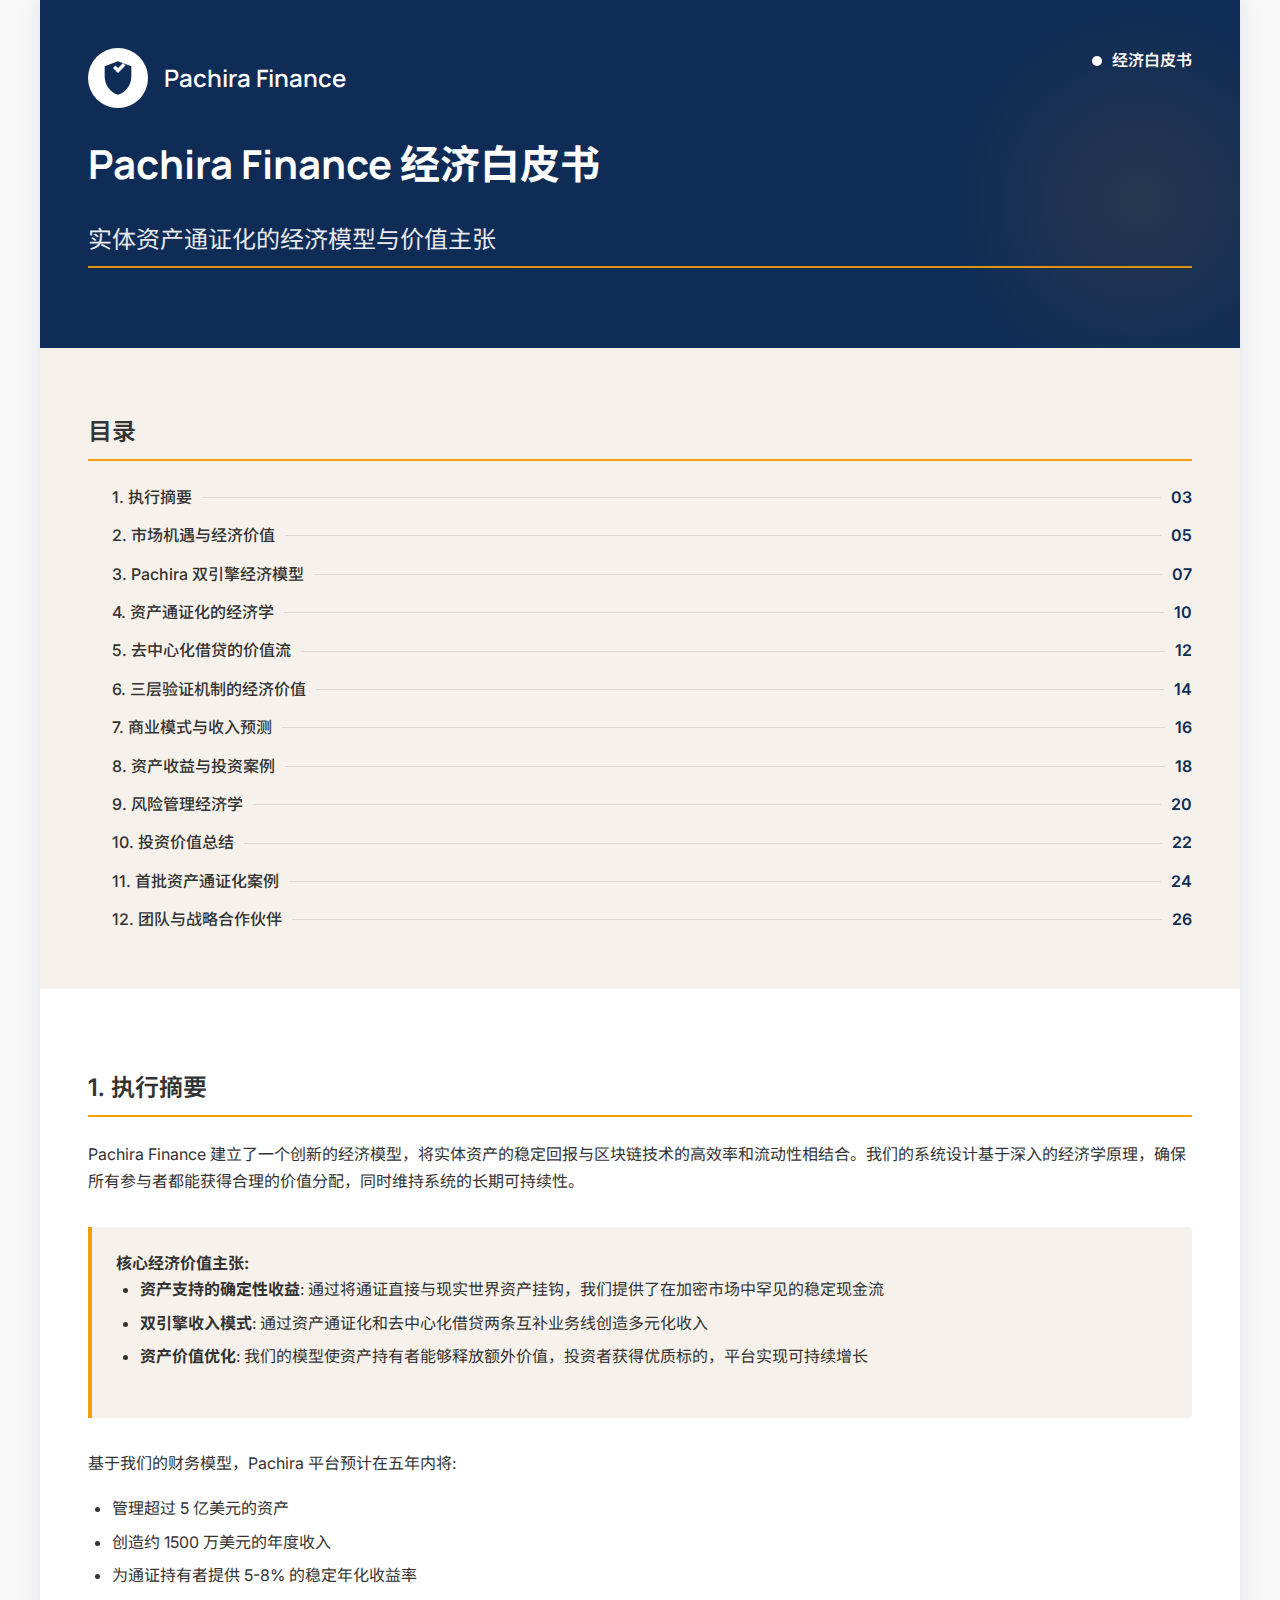
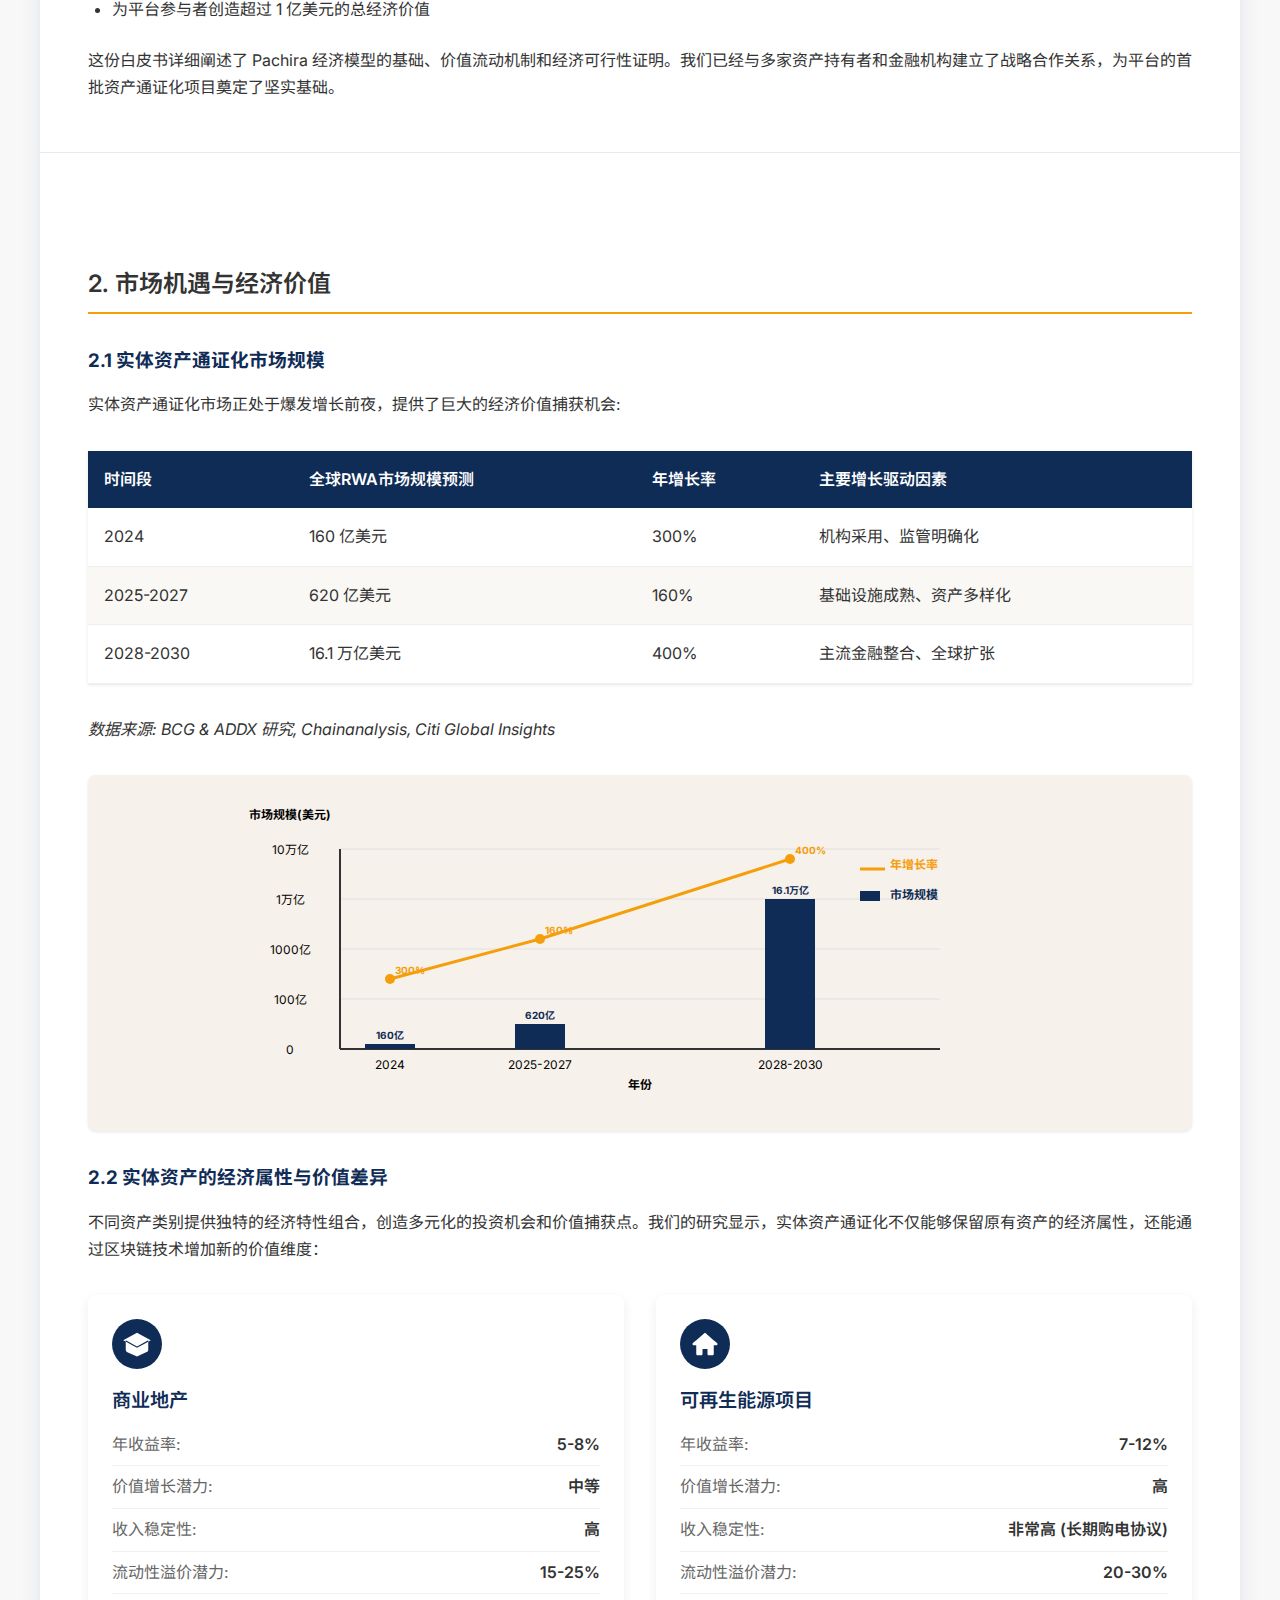
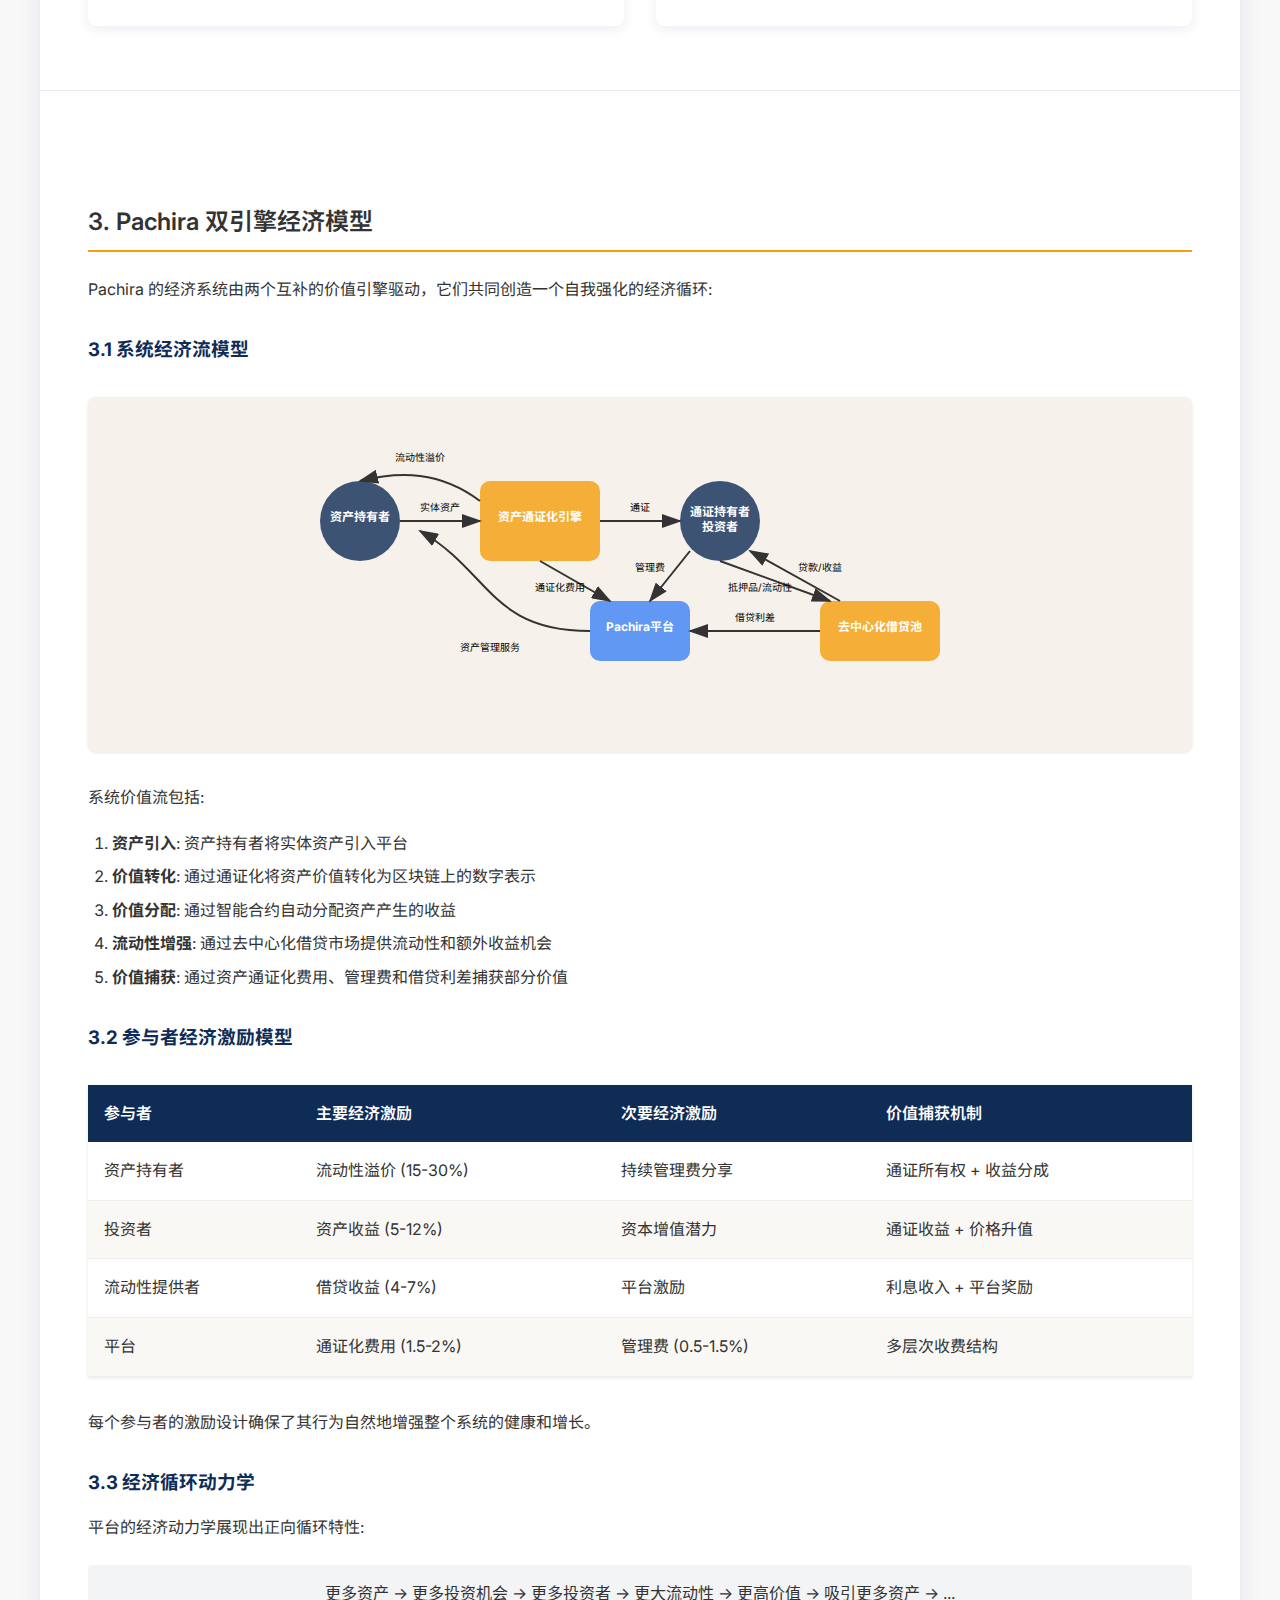
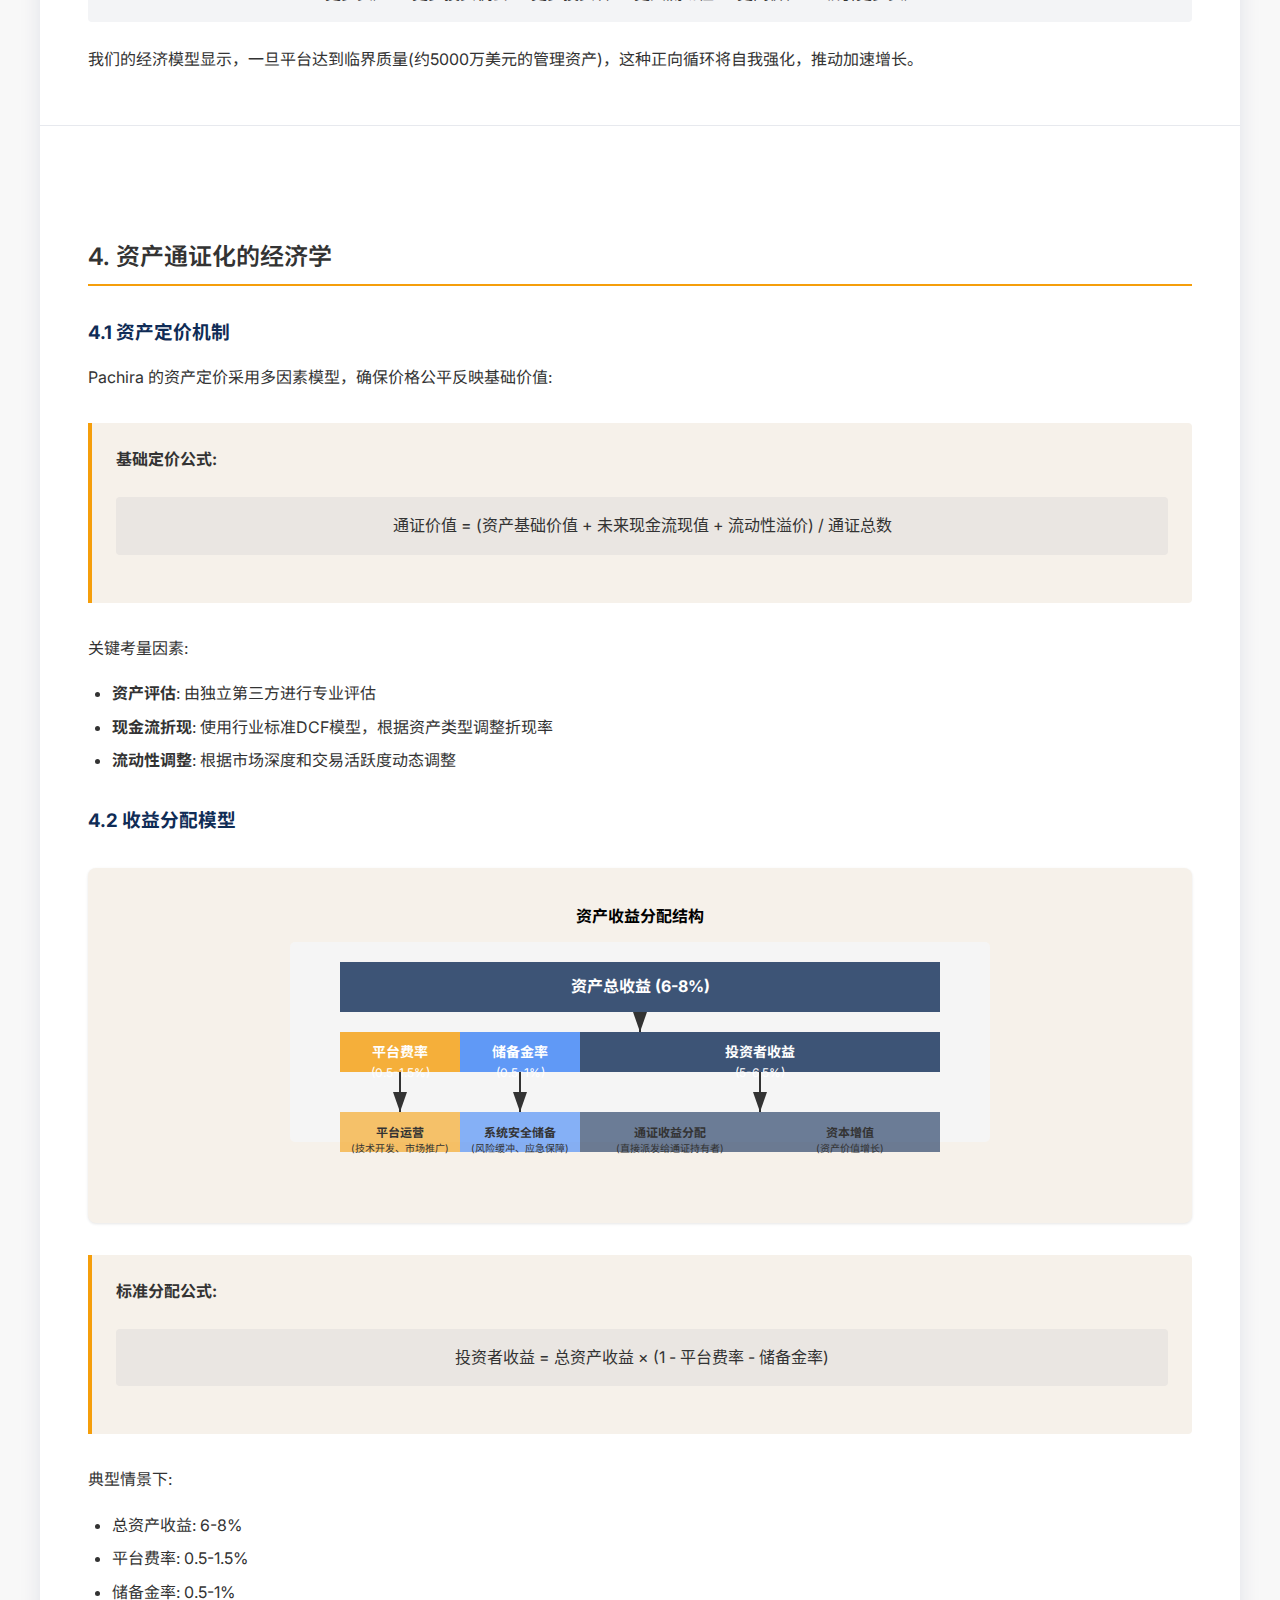
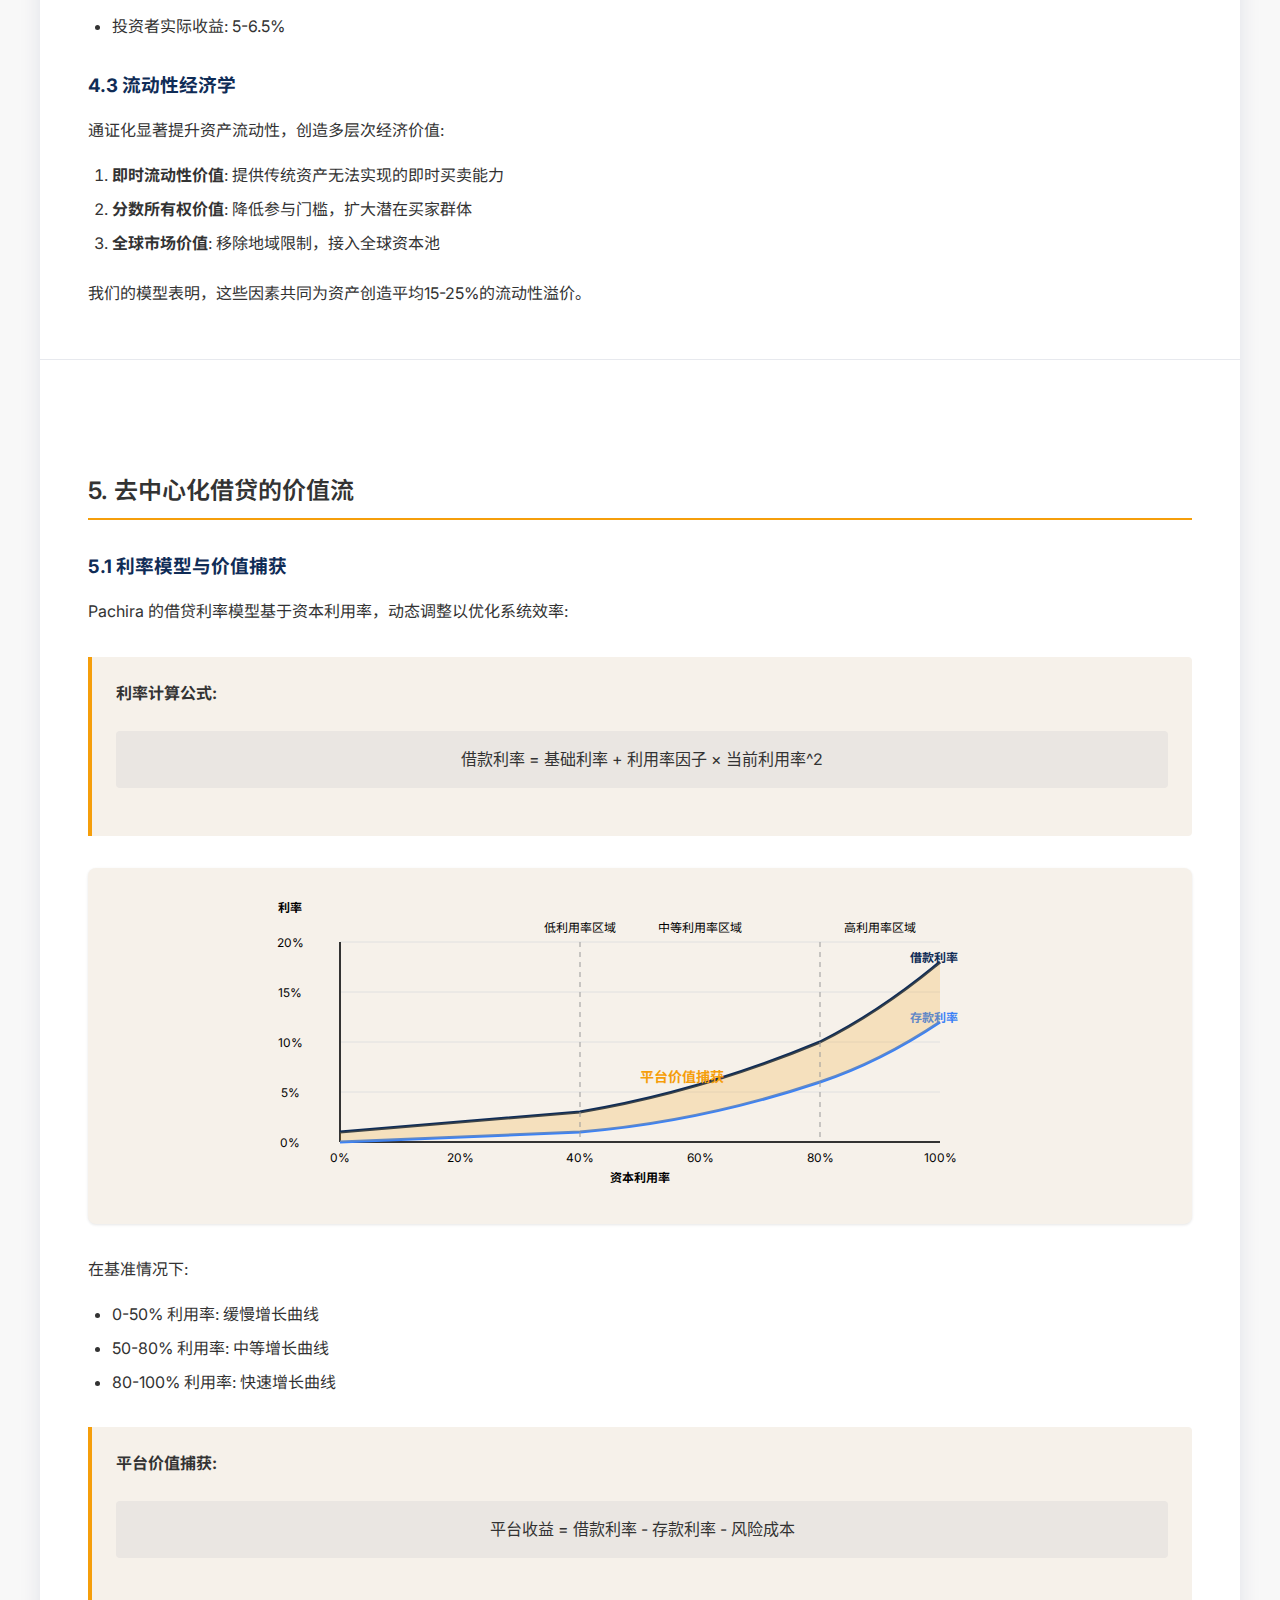
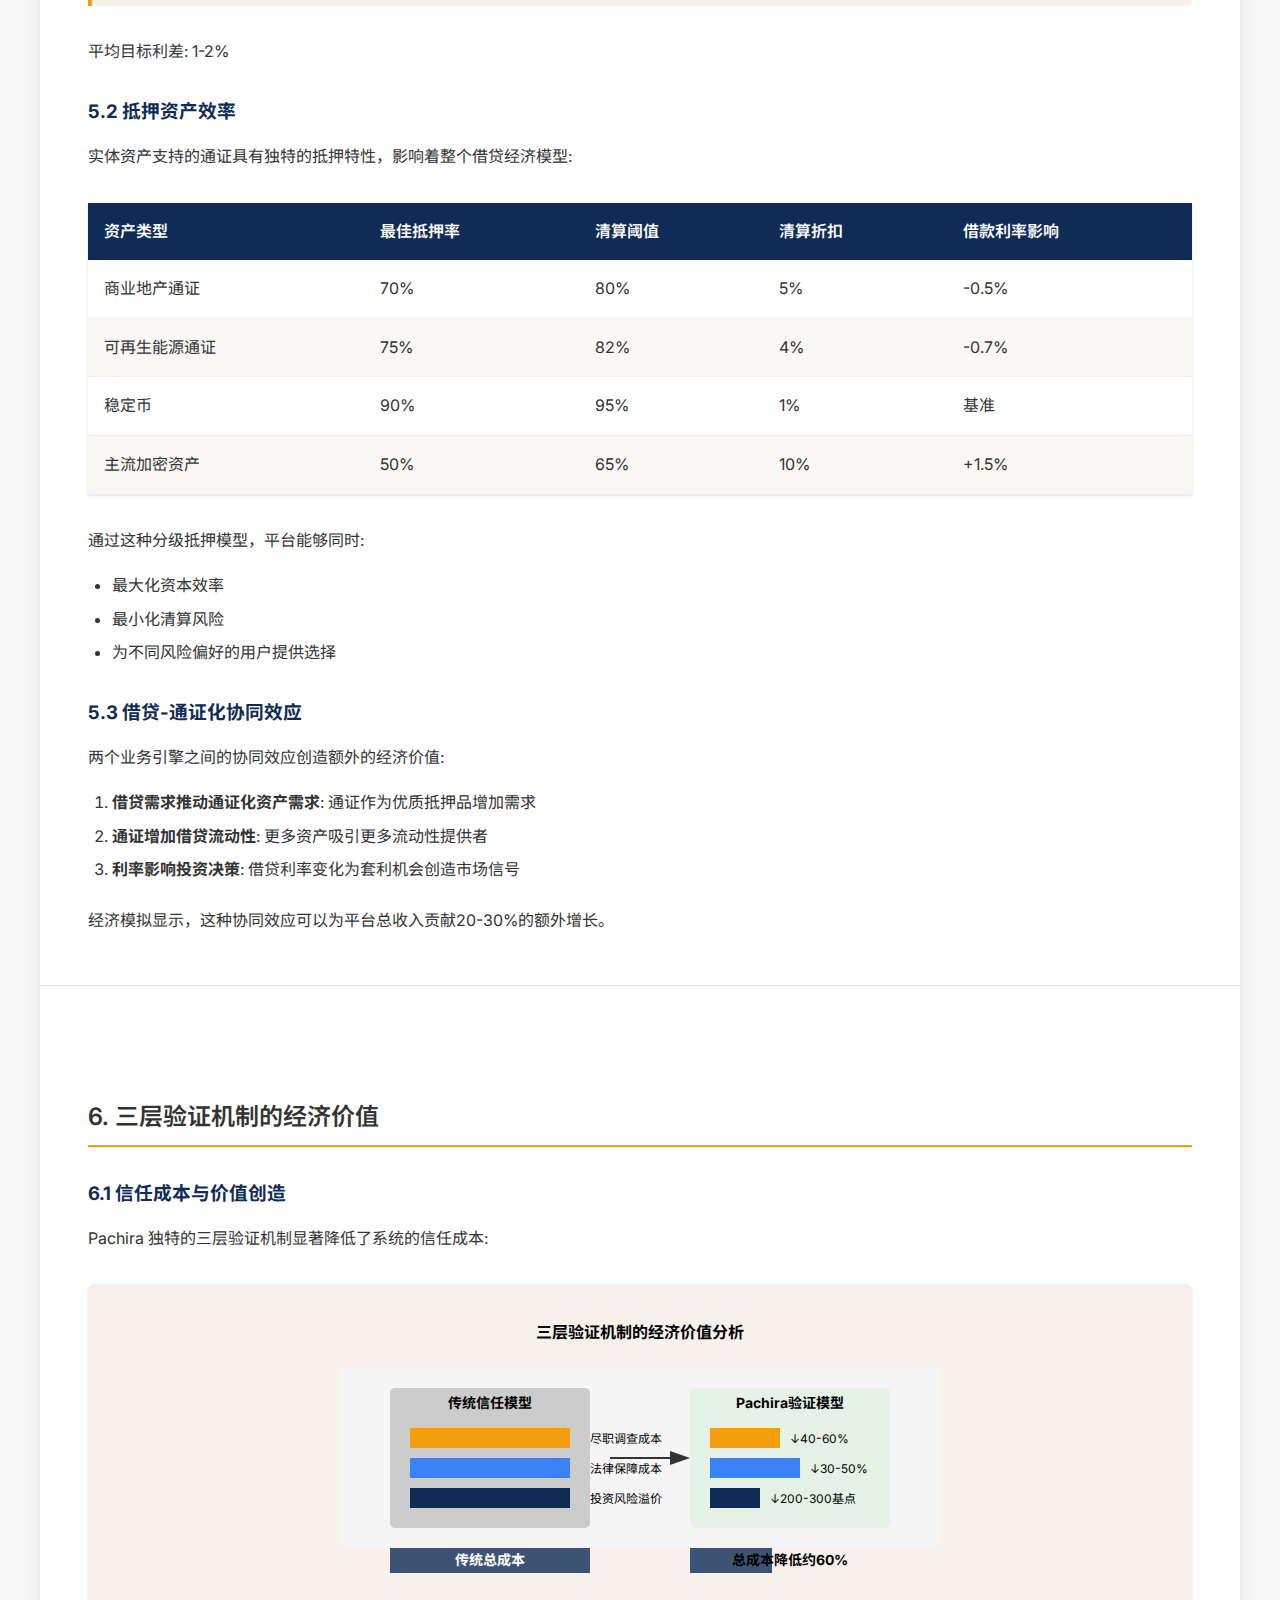
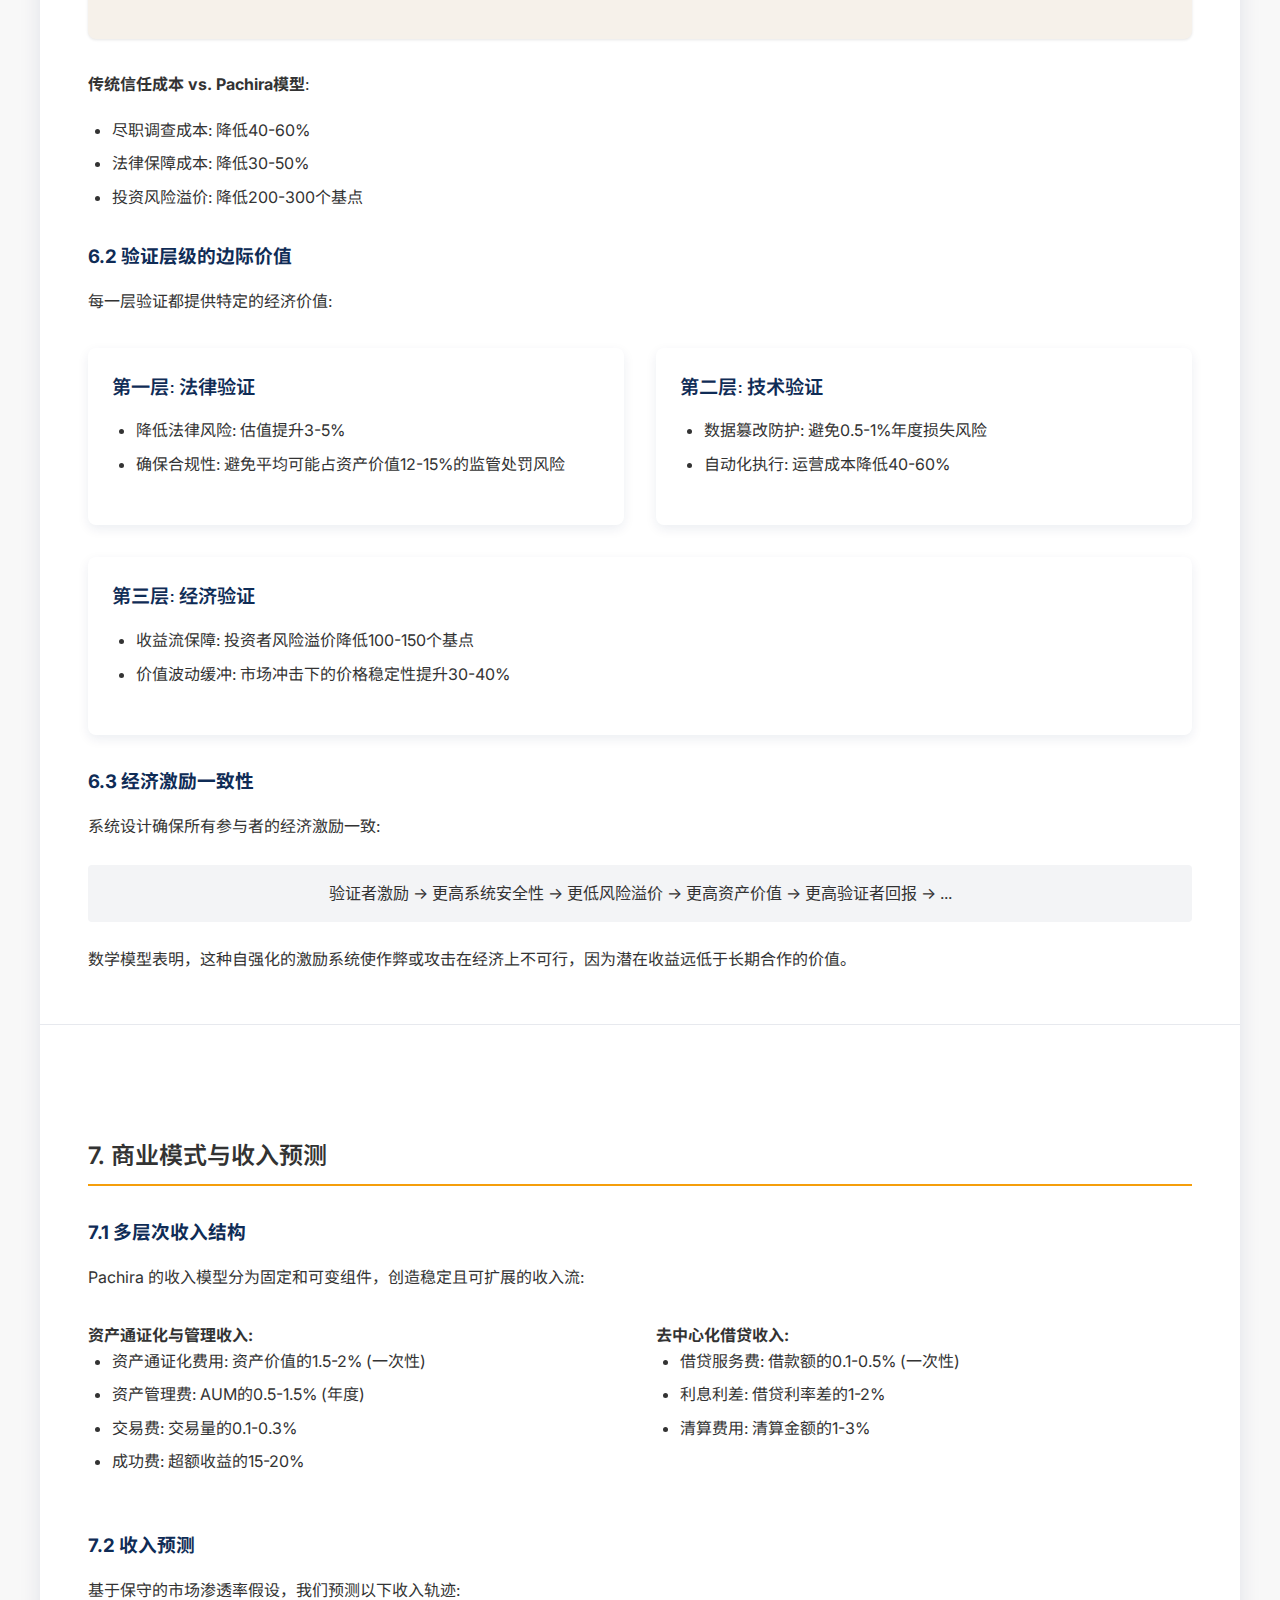
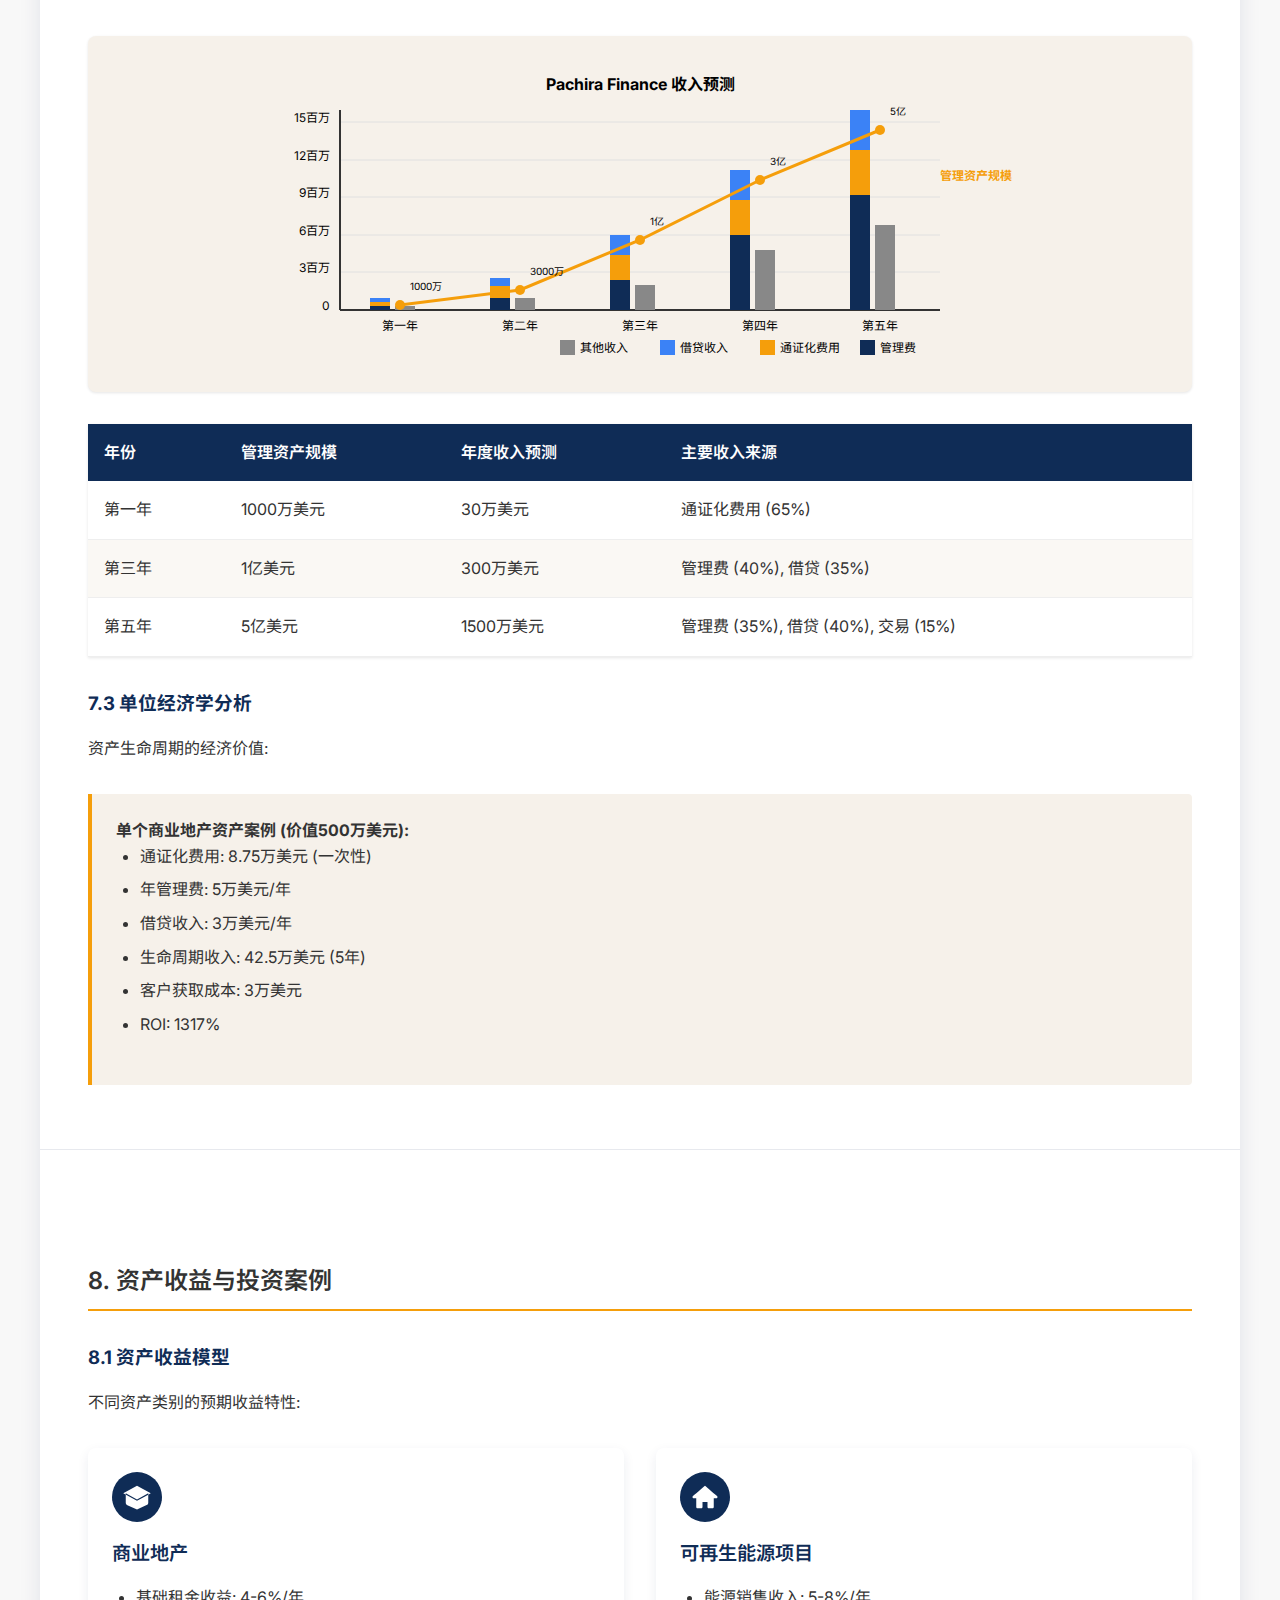
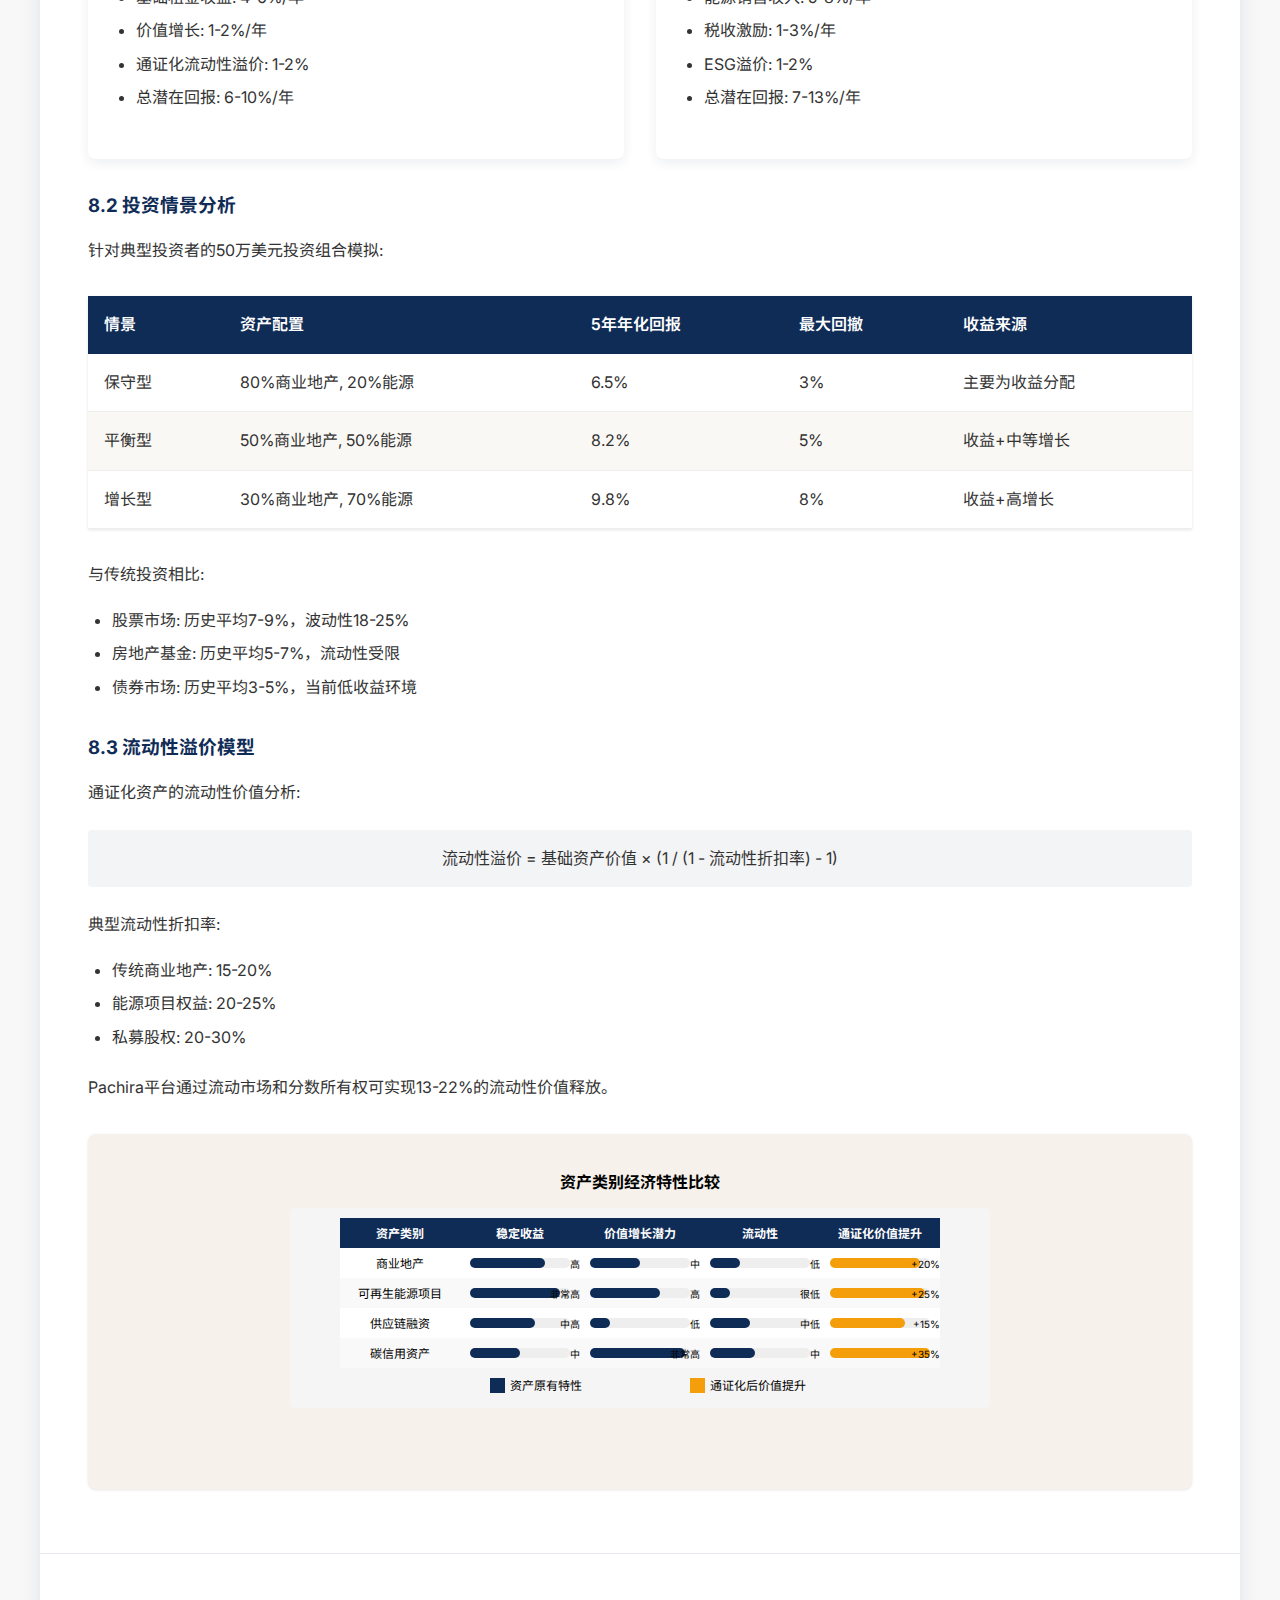
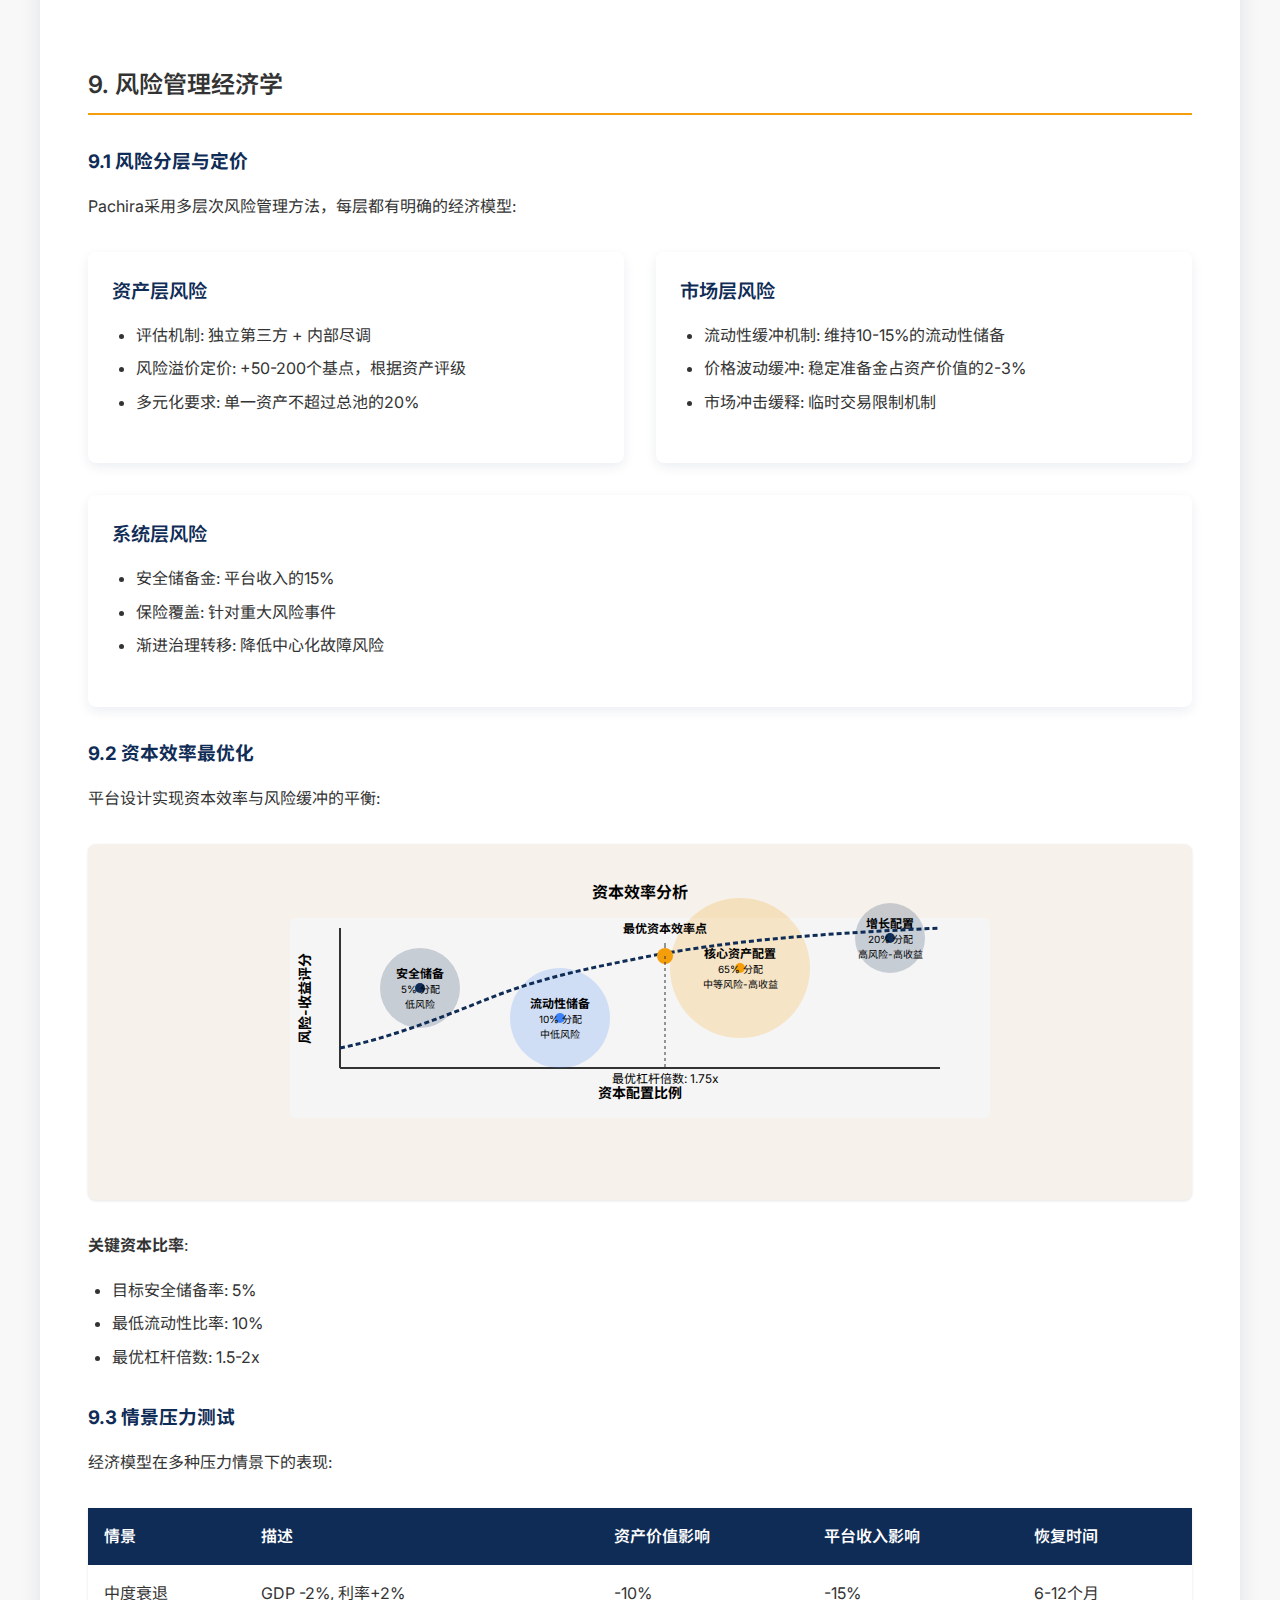
<file: index.html>
<!DOCTYPE html>
<html lang="zh-CN">
<head>
    <meta charset="UTF-8">
    <meta name="viewport" content="width=device-width, initial-scale=1.0">
    <title>Pachira Finance 经济白皮书</title>
    <link rel="stylesheet" href="styles.css">
    <link href="https://fonts.googleapis.com/css2?family=Inter:wght@400;500;600;700&family=Manrope:wght@400;500;600;700&display=swap" rel="stylesheet">
    <link href="https://fonts.googleapis.com/css2?family=Noto+Sans+SC:wght@400;500;700&display=swap" rel="stylesheet">
</head>
<body>
    <div class="container">
        <div class="header">
            <div class="logo-container">
                <div class="logo">
                    <svg viewBox="0 0 24 24">
                        <path d="M12,2L4,5v6.09c0,5.05,3.41,9.76,8,11c4.59-1.24,8-5.95,8-11V5L12,2z M12,9L9,6l1.5-1.5L12,6l3-3l1.5,1.5L12,9z"/>
                    </svg>
                </div>
                <div class="company-name">Pachira Finance</div>
            </div>
            <div class="document-type">经济白皮书</div>
            <h1>Pachira Finance 经济白皮书</h1>
            <h2>实体资产通证化的经济模型与价值主张</h2>
        </div>

        <div class="toc-section">
            <h2 class="toc-title">目录</h2>
            <ul class="toc-list">
                <li>
                    <a href="#execution-summary">1. 执行摘要</a>
                    <div class="toc-line"></div>
                    <span class="page-number">03</span>
                </li>
                <li>
                    <a href="#market-opportunity">2. 市场机遇与经济价值</a>
                    <div class="toc-line"></div>
                    <span class="page-number">05</span>
                </li>
                <li>
                    <a href="#economic-model">3. Pachira 双引擎经济模型</a>
                    <div class="toc-line"></div>
                    <span class="page-number">07</span>
                </li>
                <li>
                    <a href="#tokenization-economics">4. 资产通证化的经济学</a>
                    <div class="toc-line"></div>
                    <span class="page-number">10</span>
                </li>
                <li>
                    <a href="#defi-lending">5. 去中心化借贷的价值流</a>
                    <div class="toc-line"></div>
                    <span class="page-number">12</span>
                </li>
                <li>
                    <a href="#verification-mechanism">6. 三层验证机制的经济价值</a>
                    <div class="toc-line"></div>
                    <span class="page-number">14</span>
                </li>
                <li>
                    <a href="#business-model">7. 商业模式与收入预测</a>
                    <div class="toc-line"></div>
                    <span class="page-number">16</span>
                </li>
                <li>
                    <a href="#asset-returns">8. 资产收益与投资案例</a>
                    <div class="toc-line"></div>
                    <span class="page-number">18</span>
                </li>
                <li>
                    <a href="#risk-management">9. 风险管理经济学</a>
                    <div class="toc-line"></div>
                    <span class="page-number">20</span>
                </li>
                <li>
                    <a href="#investment-value">10. 投资价值总结</a>
                    <div class="toc-line"></div>
                    <span class="page-number">22</span>
                </li>
                <li>
                    <a href="#case-studies">11. 首批资产通证化案例</a>
                    <div class="toc-line"></div>
                    <span class="page-number">24</span>
                </li>
                <li>
                    <a href="#team-and-partners">12. 团队与战略合作伙伴</a>
                    <div class="toc-line"></div>
                    <span class="page-number">26</span>
                </li>
            </ul>
        </div>

        <!-- 内容部分将在后续更新 -->
        <div class="content-section" id="execution-summary">
            <h2>1. 执行摘要</h2>
            <p>Pachira Finance 建立了一个创新的经济模型，将实体资产的稳定回报与区块链技术的高效率和流动性相结合。我们的系统设计基于深入的经济学原理，确保所有参与者都能获得合理的价值分配，同时维持系统的长期可持续性。</p>
            
            <div class="highlight-box">
                <h4>核心经济价值主张:</h4>
                <ul>
                    <li><strong>资产支持的确定性收益</strong>: 通过将通证直接与现实世界资产挂钩，我们提供了在加密市场中罕见的稳定现金流</li>
                    <li><strong>双引擎收入模式</strong>: 通过资产通证化和去中心化借贷两条互补业务线创造多元化收入</li>
                    <li><strong>资产价值优化</strong>: 我们的模型使资产持有者能够释放额外价值，投资者获得优质标的，平台实现可持续增长</li>
                </ul>
            </div>
        
            <p>基于我们的财务模型，Pachira 平台预计在五年内将:</p>
            <ul>
                <li>管理超过 5 亿美元的资产</li>
                <li>创造约 1500 万美元的年度收入</li>
                <li>为通证持有者提供 5-8% 的稳定年化收益率</li>
                <li>为平台参与者创造超过 1 亿美元的总经济价值</li>
            </ul>
        
            <p>这份白皮书详细阐述了 Pachira 经济模型的基础、价值流动机制和经济可行性证明。我们已经与多家资产持有者和金融机构建立了战略合作关系，为平台的首批资产通证化项目奠定了坚实基础。</p>
        </div>

        <div class="content-section" id="market-opportunity">
            <h2>2. 市场机遇与经济价值</h2>
            
            <h3>2.1 实体资产通证化市场规模</h3>
            <p>实体资产通证化市场正处于爆发增长前夜，提供了巨大的经济价值捕获机会:</p>
            
            <table>
                <thead>
                    <tr>
                        <th>时间段</th>
                        <th>全球RWA市场规模预测</th>
                        <th>年增长率</th>
                        <th>主要增长驱动因素</th>
                    </tr>
                </thead>
                <tbody>
                    <tr>
                        <td>2024</td>
                        <td>160 亿美元</td>
                        <td>300%</td>
                        <td>机构采用、监管明确化</td>
                    </tr>
                    <tr>
                        <td>2025-2027</td>
                        <td>620 亿美元</td>
                        <td>160%</td>
                        <td>基础设施成熟、资产多样化</td>
                    </tr>
                    <tr>
                        <td>2028-2030</td>
                        <td>16.1 万亿美元</td>
                        <td>400%</td>
                        <td>主流金融整合、全球扩张</td>
                    </tr>
                </tbody>
            </table>
            <p class="text-sm"><em>数据来源: BCG & ADDX 研究, Chainanalysis, Citi Global Insights</em></p>
        
            <!-- 市场规模图表 -->
            <div class="chart-container">
                <svg class="svg-chart" viewBox="0 0 800 300" preserveAspectRatio="xMidYMid meet">
                    <!-- 背景网格 -->
                    <g fill="none" stroke="#e0e0e0" stroke-width="1">
                        <line x1="100" y1="250" x2="700" y2="250"></line>
                        <line x1="100" y1="200" x2="700" y2="200"></line>
                        <line x1="100" y1="150" x2="700" y2="150"></line>
                        <line x1="100" y1="100" x2="700" y2="100"></line>
                        <line x1="100" y1="50" x2="700" y2="50"></line>
                    </g>
                    
                    <!-- Y轴 -->
                    <line x1="100" y1="50" x2="100" y2="250" stroke="#333" stroke-width="2"></line>
                    <text x="50" y="255" text-anchor="middle" font-size="12">0</text>
                    <text x="50" y="205" text-anchor="middle" font-size="12">100亿</text>
                    <text x="50" y="155" text-anchor="middle" font-size="12">1000亿</text>
                    <text x="50" y="105" text-anchor="middle" font-size="12">1万亿</text>
                    <text x="50" y="55" text-anchor="middle" font-size="12">10万亿</text>
                    <text x="50" y="20" text-anchor="middle" font-size="12" font-weight="bold">市场规模(美元)</text>
                    
                    <!-- X轴 -->
                    <line x1="100" y1="250" x2="700" y2="250" stroke="#333" stroke-width="2"></line>
                    <text x="150" y="270" text-anchor="middle" font-size="12">2024</text>
                    <text x="300" y="270" text-anchor="middle" font-size="12">2025-2027</text>
                    <text x="550" y="270" text-anchor="middle" font-size="12">2028-2030</text>
                    <text x="400" y="290" text-anchor="middle" font-size="12" font-weight="bold">年份</text>
                    
                    <!-- 数据柱状图 -->
                    <rect x="125" y="245" width="50" height="5" fill="#0F2C56"></rect>
                    <rect x="275" y="225" width="50" height="25" fill="#0F2C56"></rect>
                    <rect x="525" y="100" width="50" height="150" fill="#0F2C56"></rect>
                    
                    <!-- 数据标签 -->
                    <text x="150" y="240" text-anchor="middle" font-size="10" fill="#0F2C56" font-weight="bold">160亿</text>
                    <text x="300" y="220" text-anchor="middle" font-size="10" fill="#0F2C56" font-weight="bold">620亿</text>
                    <text x="550" y="95" text-anchor="middle" font-size="10" fill="#0F2C56" font-weight="bold">16.1万亿</text>
                    
                    <!-- 增长率曲线 -->
                    <path d="M150 180 L300 140 L550 60" stroke="#F59E0B" stroke-width="3" fill="none"></path>
                    <circle cx="150" cy="180" r="5" fill="#F59E0B"></circle>
                    <circle cx="300" cy="140" r="5" fill="#F59E0B"></circle>
                    <circle cx="550" cy="60" r="5" fill="#F59E0B"></circle>
                    
                    <!-- 增长率标签 -->
                    <text x="155" y="175" font-size="10" fill="#F59E0B" font-weight="bold">300%</text>
                    <text x="305" y="135" font-size="10" fill="#F59E0B" font-weight="bold">160%</text>
                    <text x="555" y="55" font-size="10" fill="#F59E0B" font-weight="bold">400%</text>
                    
                    <text x="650" y="70" font-size="12" fill="#F59E0B" font-weight="bold">年增长率</text>
                    <line x1="620" y1="70" x2="645" y2="70" stroke="#F59E0B" stroke-width="3"></line>
                    
                    <text x="650" y="100" font-size="12" fill="#0F2C56" font-weight="bold">市场规模</text>
                    <rect x="620" y="92" width="20" height="10" fill="#0F2C56"></rect>
                </svg>
            </div>
        
            <h3>2.2 实体资产的经济属性与价值差异</h3>
            <p>不同资产类别提供独特的经济特性组合，创造多元化的投资机会和价值捕获点。我们的研究显示，实体资产通证化不仅能够保留原有资产的经济属性，还能通过区块链技术增加新的价值维度：</p>
            
            <div class="two-column">
                <div class="asset-card">
                    <div class="asset-icon">
                        <svg viewBox="0 0 24 24">
                            <path d="M12,3L1,9l11,6l8.3-4.5l1.7-0.9L23,9L12,3z M21,9v7.5c0,0.8-0.5,1.6-1.3,1.9L12,22l-7.7-3.5C3.5,18.1,3,17.3,3,16.5V9l9,5l9-5z"/>
                        </svg>
                    </div>
                    <div class="asset-title">商业地产</div>
                    <div class="asset-detail">
                        <span>年收益率:</span>
                        <span>5-8%</span>
                    </div>
                    <div class="asset-detail">
                        <span>价值增长潜力:</span>
                        <span>中等</span>
                    </div>
                    <div class="asset-detail">
                        <span>收入稳定性:</span>
                        <span>高</span>
                    </div>
                    <div class="asset-detail">
                        <span>流动性溢价潜力:</span>
                        <span>15-25%</span>
                    </div>
                </div>
                
                <div class="asset-card">
                    <div class="asset-icon">
                        <svg viewBox="0 0 24 24">
                            <path d="M12,3c0,0-6.186,5.34-9.643,8.232C2.154,11.416,2,11.684,2,12c0,0.553,0.447,1,1,1h2v7c0,0.553,0.447,1,1,1h3c0.553,0,1-0.448,1-1v-4h4v4c0,0.552,0.447,1,1,1h3c0.553,0,1-0.447,1-1v-7h2c0.553,0,1-0.447,1-1c0-0.316-0.154-0.584-0.383-0.768C18.184,8.34,12,3,12,3z"/>
                        </svg>
                    </div>
                    <div class="asset-title">可再生能源项目</div>
                    <div class="asset-detail">
                        <span>年收益率:</span>
                        <span>7-12%</span>
                    </div>
                    <div class="asset-detail">
                        <span>价值增长潜力:</span>
                        <span>高</span>
                    </div>
                    <div class="asset-detail">
                        <span>收入稳定性:</span>
                        <span>非常高 (长期购电协议)</span>
                    </div>
                    <div class="asset-detail">
                        <span>流动性溢价潜力:</span>
                        <span>20-30%</span>
                    </div>
                </div>
            </div>
        </div>

        <div class="content-section" id="economic-model">
            <h2>3. Pachira 双引擎经济模型</h2>
            
            <p>Pachira 的经济系统由两个互补的价值引擎驱动，它们共同创造一个自我强化的经济循环:</p>
        
            <h3>3.1 系统经济流模型</h3>
            
            <div class="chart-container">
                <svg class="svg-chart" viewBox="0 0 800 300" preserveAspectRatio="xMidYMid meet">
                    <!-- 经济流模型图 -->
                    <defs>
                        <marker id="arrowhead" markerWidth="10" markerHeight="7" refX="9" refY="3.5" orient="auto">
                            <polygon points="0 0, 10 3.5, 0 7" fill="#333"/>
                        </marker>
                    </defs>
                    
                    <!-- 节点 -->
                    <!-- 资产持有者 -->
                    <circle cx="120" cy="100" r="40" fill="#0F2C56" opacity="0.8"></circle>
                    <text x="120" y="100" text-anchor="middle" font-size="12" fill="white" font-weight="bold">资产持有者</text>
                    
                    <!-- 资产通证化引擎 -->
                    <rect x="240" y="60" width="120" height="80" rx="10" ry="10" fill="#F59E0B" opacity="0.8"></rect>
                    <text x="300" y="100" text-anchor="middle" font-size="12" fill="white" font-weight="bold">资产通证化引擎</text>
                    
                    <!-- 通证持有者/投资者 -->
                    <circle cx="480" cy="100" r="40" fill="#0F2C56" opacity="0.8"></circle>
                    <text x="480" y="95" text-anchor="middle" font-size="12" fill="white" font-weight="bold">通证持有者</text>
                    <text x="480" y="110" text-anchor="middle" font-size="12" fill="white" font-weight="bold">投资者</text>
                    
                    <!-- Pachira平台 -->
                    <rect x="350" y="180" width="100" height="60" rx="10" ry="10" fill="#3B82F6" opacity="0.8"></rect>
                    <text x="400" y="210" text-anchor="middle" font-size="12" fill="white" font-weight="bold">Pachira平台</text>
                    
                    <!-- 去中心化借贷池 -->
                    <rect x="580" y="180" width="120" height="60" rx="10" ry="10" fill="#F59E0B" opacity="0.8"></rect>
                    <text x="640" y="210" text-anchor="middle" font-size="12" fill="white" font-weight="bold">去中心化借贷池</text>
                    
                    <!-- 连接线 -->
                    <!-- 资产持有者 -> 资产通证化引擎 -->
                    <line x1="160" y1="100" x2="240" y2="100" stroke="#333" stroke-width="2" marker-end="url(#arrowhead)"></line>
                    <text x="200" y="90" text-anchor="middle" font-size="10">实体资产</text>
                    
                    <!-- 资产通证化引擎 -> 通证持有者 -->
                    <line x1="360" y1="100" x2="440" y2="100" stroke="#333" stroke-width="2" marker-end="url(#arrowhead)"></line>
                    <text x="400" y="90" text-anchor="middle" font-size="10">通证</text>
                    
                    <!-- 通证持有者 -> 去中心化借贷池 -->
                    <line x1="480" y1="140" x2="590" y2="180" stroke="#333" stroke-width="2" marker-end="url(#arrowhead)"></line>
                    <text x="520" y="170" text-anchor="middle" font-size="10">抵押品/流动性</text>
                    
                    <!-- 去中心化借贷池 -> 通证持有者 -->
                    <line x1="600" y1="180" x2="510" y2="130" stroke="#333" stroke-width="2" marker-end="url(#arrowhead)"></line>
                    <text x="580" y="150" text-anchor="middle" font-size="10">贷款/收益</text>
                    
                    <!-- 资产通证化引擎 -> Pachira平台 -->
                    <line x1="300" y1="140" x2="370" y2="180" stroke="#333" stroke-width="2" marker-end="url(#arrowhead)"></line>
                    <text x="320" y="170" text-anchor="middle" font-size="10">通证化费用</text>
                    
                    <!-- 去中心化借贷池 -> Pachira平台 -->
                    <line x1="580" y1="210" x2="450" y2="210" stroke="#333" stroke-width="2" marker-end="url(#arrowhead)"></line>
                    <text x="515" y="200" text-anchor="middle" font-size="10">借贷利差</text>
                    
                    <!-- 通证持有者 -> Pachira平台 -->
                    <line x1="450" y1="130" x2="410" y2="180" stroke="#333" stroke-width="2" marker-end="url(#arrowhead)"></line>
                    <text x="410" y="150" text-anchor="middle" font-size="10">管理费</text>
                    
                    <!-- Pachira平台 -> 资产持有者 -->
                    <path d="M 350 210 C 250 210 250 150 180 110" fill="none" stroke="#333" stroke-width="2" marker-end="url(#arrowhead)"></path>
                    <text x="250" y="230" text-anchor="middle" font-size="10">资产管理服务</text>
                    
                    <!-- 资产通证化引擎 -> 资产持有者 -->
                    <path d="M 240 80 C 200 50 160 50 120 60" fill="none" stroke="#333" stroke-width="2" marker-end="url(#arrowhead)"></path>
                    <text x="180" y="40" text-anchor="middle" font-size="10">流动性溢价</text>
                </svg>
            </div>
        
            <p>系统价值流包括:</p>
            
            <ol>
                <li><strong>资产引入</strong>: 资产持有者将实体资产引入平台</li>
                <li><strong>价值转化</strong>: 通过通证化将资产价值转化为区块链上的数字表示</li>
                <li><strong>价值分配</strong>: 通过智能合约自动分配资产产生的收益</li>
                <li><strong>流动性增强</strong>: 通过去中心化借贷市场提供流动性和额外收益机会</li>
                <li><strong>价值捕获</strong>: 通过资产通证化费用、管理费和借贷利差捕获部分价值</li>
            </ol>
        
            <h3>3.2 参与者经济激励模型</h3>
            
            <table>
                <thead>
                    <tr>
                        <th>参与者</th>
                        <th>主要经济激励</th>
                        <th>次要经济激励</th>
                        <th>价值捕获机制</th>
                    </tr>
                </thead>
                <tbody>
                    <tr>
                        <td>资产持有者</td>
                        <td>流动性溢价 (15-30%)</td>
                        <td>持续管理费分享</td>
                        <td>通证所有权 + 收益分成</td>
                    </tr>
                    <tr>
                        <td>投资者</td>
                        <td>资产收益 (5-12%)</td>
                        <td>资本增值潜力</td>
                        <td>通证收益 + 价格升值</td>
                    </tr>
                    <tr>
                        <td>流动性提供者</td>
                        <td>借贷收益 (4-7%)</td>
                        <td>平台激励</td>
                        <td>利息收入 + 平台奖励</td>
                    </tr>
                    <tr>
                        <td>平台</td>
                        <td>通证化费用 (1.5-2%)</td>
                        <td>管理费 (0.5-1.5%)</td>
                        <td>多层次收费结构</td>
                    </tr>
                </tbody>
            </table>
        
            <p>每个参与者的激励设计确保了其行为自然地增强整个系统的健康和增长。</p>
        
            <h3>3.3 经济循环动力学</h3>
            
            <p>平台的经济动力学展现出正向循环特性:</p>
            
            <div class="formula">
                更多资产 → 更多投资机会 → 更多投资者 → 更大流动性 → 更高价值 → 吸引更多资产 → ...
            </div>
        
            <p>我们的经济模型显示，一旦平台达到临界质量(约5000万美元的管理资产)，这种正向循环将自我强化，推动加速增长。</p>
        </div>

        <div class="content-section" id="tokenization-economics">
            <h2>4. 资产通证化的经济学</h2>
            
            <h3>4.1 资产定价机制</h3>
            
            <p>Pachira 的资产定价采用多因素模型，确保价格公平反映基础价值:</p>
            
            <div class="highlight-box">
                <h4>基础定价公式:</h4>
                <div class="formula">
                    通证价值 = (资产基础价值 + 未来现金流现值 + 流动性溢价) / 通证总数
                </div>
            </div>
        
            <p>关键考量因素:</p>
            <ul>
                <li><strong>资产评估</strong>: 由独立第三方进行专业评估</li>
                <li><strong>现金流折现</strong>: 使用行业标准DCF模型，根据资产类型调整折现率</li>
                <li><strong>流动性调整</strong>: 根据市场深度和交易活跃度动态调整</li>
            </ul>
        
            <h3>4.2 收益分配模型</h3>
            
            <div class="chart-container">
                <svg class="svg-chart" viewBox="0 0 800 300" preserveAspectRatio="xMidYMid meet">
                    <!-- 背景 -->
                    <rect x="50" y="50" width="700" height="200" fill="#f5f5f5" rx="5" ry="5"></rect>
                    
                    <!-- 标题 -->
                    <text x="400" y="30" text-anchor="middle" font-size="16" font-weight="bold">资产收益分配结构</text>
                    
                    <!-- 收益流程图 -->
                    <rect x="100" y="70" width="600" height="50" fill="#0F2C56" opacity="0.8"></rect>
                    <text x="400" y="100" text-anchor="middle" font-size="16" fill="white" font-weight="bold">资产总收益 (6-8%)</text>
                    
                    <!-- 箭头定义 -->
                    <defs>
                        <marker id="flow-arrow" markerWidth="10" markerHeight="7" refX="10" refY="3.5" orient="auto">
                            <polygon points="0 0, 10 3.5, 0 7" fill="#333"/>
                        </marker>
                    </defs>
                    
                    <path d="M 400 120 L 400 140" stroke="#333" stroke-width="2" marker-end="url(#flow-arrow)"></path>
                    
                    <!-- 收益分配层 -->
                    <rect x="100" y="140" width="120" height="40" fill="#F59E0B" opacity="0.8"></rect>
                    <text x="160" y="165" text-anchor="middle" font-size="14" fill="white" font-weight="bold">平台费率</text>
                    <text x="160" y="185" text-anchor="middle" font-size="12" fill="white">(0.5-1.5%)</text>
                    
                    <rect x="220" y="140" width="120" height="40" fill="#3B82F6" opacity="0.8"></rect>
                    <text x="280" y="165" text-anchor="middle" font-size="14" fill="white" font-weight="bold">储备金率</text>
                    <text x="280" y="185" text-anchor="middle" font-size="12" fill="white">(0.5-1%)</text>
                    
                    <rect x="340" y="140" width="360" height="40" fill="#0F2C56" opacity="0.8"></rect>
                    <text x="520" y="165" text-anchor="middle" font-size="14" fill="white" font-weight="bold">投资者收益</text>
                    <text x="520" y="185" text-anchor="middle" font-size="12" fill="white">(5-6.5%)</text>
                    
                    <path d="M 160 180 L 160 220" stroke="#333" stroke-width="2" marker-end="url(#flow-arrow)"></path>
                    <path d="M 280 180 L 280 220" stroke="#333" stroke-width="2" marker-end="url(#flow-arrow)"></path>
                    <path d="M 520 180 L 520 220" stroke="#333" stroke-width="2" marker-end="url(#flow-arrow)"></path>
                    
                    <!-- 最终分配 -->
                    <rect x="100" y="220" width="120" height="40" fill="#F59E0B" opacity="0.6"></rect>
                    <text x="160" y="245" text-anchor="middle" font-size="12" fill="#333" font-weight="bold">平台运营</text>
                    <text x="160" y="260" text-anchor="middle" font-size="10" fill="#333">(技术开发、市场推广)</text>
                    
                    <rect x="220" y="220" width="120" height="40" fill="#3B82F6" opacity="0.6"></rect>
                    <text x="280" y="245" text-anchor="middle" font-size="12" fill="#333" font-weight="bold">系统安全储备</text>
                    <text x="280" y="260" text-anchor="middle" font-size="10" fill="#333">(风险缓冲、应急保障)</text>
                    
                    <rect x="340" y="220" width="180" height="40" fill="#0F2C56" opacity="0.6"></rect>
                    <text x="430" y="245" text-anchor="middle" font-size="12" fill="#333" font-weight="bold">通证收益分配</text>
                    <text x="430" y="260" text-anchor="middle" font-size="10" fill="#333">(直接派发给通证持有者)</text>
                    
                    <rect x="520" y="220" width="180" height="40" fill="#0F2C56" opacity="0.6"></rect>
                    <text x="610" y="245" text-anchor="middle" font-size="12" fill="#333" font-weight="bold">资本增值</text>
                    <text x="610" y="260" text-anchor="middle" font-size="10" fill="#333">(资产价值增长)</text>
                </svg>
            </div>
        
            <div class="highlight-box">
                <h4>标准分配公式:</h4>
                <div class="formula">
                    投资者收益 = 总资产收益 × (1 - 平台费率 - 储备金率)
                </div>
            </div>
        
            <p>典型情景下:</p>
            <ul>
                <li>总资产收益: 6-8%</li>
                <li>平台费率: 0.5-1.5%</li>
                <li>储备金率: 0.5-1%</li>
                <li>投资者实际收益: 5-6.5%</li>
            </ul>
        
            <h3>4.3 流动性经济学</h3>
            
            <p>通证化显著提升资产流动性，创造多层次经济价值:</p>
            
            <ol>
                <li><strong>即时流动性价值</strong>: 提供传统资产无法实现的即时买卖能力</li>
                <li><strong>分数所有权价值</strong>: 降低参与门槛，扩大潜在买家群体</li>
                <li><strong>全球市场价值</strong>: 移除地域限制，接入全球资本池</li>
            </ol>
        
            <p>我们的模型表明，这些因素共同为资产创造平均15-25%的流动性溢价。</p>
        </div>

        <div class="content-section" id="defi-lending">
            <h2>5. 去中心化借贷的价值流</h2>
            
            <h3>5.1 利率模型与价值捕获</h3>
            
            <p>Pachira 的借贷利率模型基于资本利用率，动态调整以优化系统效率:</p>
            
            <div class="highlight-box">
                <h4>利率计算公式:</h4>
                <div class="formula">
                    借款利率 = 基础利率 + 利用率因子 × 当前利用率^2
                </div>
            </div>
        
            <div class="chart-container">
                <svg class="svg-chart" viewBox="0 0 800 300" preserveAspectRatio="xMidYMid meet">
                    <!-- 背景网格 -->
                    <g fill="none" stroke="#e0e0e0" stroke-width="1">
                        <line x1="100" y1="250" x2="700" y2="250"></line>
                        <line x1="100" y1="200" x2="700" y2="200"></line>
                        <line x1="100" y1="150" x2="700" y2="150"></line>
                        <line x1="100" y1="100" x2="700" y2="100"></line>
                        <line x1="100" y1="50" x2="700" y2="50"></line>
                    </g>
                    
                    <!-- Y轴 -->
                    <line x1="100" y1="50" x2="100" y2="250" stroke="#333" stroke-width="2"></line>
                    <text x="50" y="255" text-anchor="middle" font-size="12">0%</text>
                    <text x="50" y="205" text-anchor="middle" font-size="12">5%</text>
                    <text x="50" y="155" text-anchor="middle" font-size="12">10%</text>
                    <text x="50" y="105" text-anchor="middle" font-size="12">15%</text>
                    <text x="50" y="55" text-anchor="middle" font-size="12">20%</text>
                    <text x="50" y="20" text-anchor="middle" font-size="12" font-weight="bold">利率</text>
                    
                    <!-- X轴 -->
                    <line x1="100" y1="250" x2="700" y2="250" stroke="#333" stroke-width="2"></line>
                    <text x="100" y="270" text-anchor="middle" font-size="12">0%</text>
                    <text x="220" y="270" text-anchor="middle" font-size="12">20%</text>
                    <text x="340" y="270" text-anchor="middle" font-size="12">40%</text>
                    <text x="460" y="270" text-anchor="middle" font-size="12">60%</text>
                    <text x="580" y="270" text-anchor="middle" font-size="12">80%</text>
                    <text x="700" y="270" text-anchor="middle" font-size="12">100%</text>
                    <text x="400" y="290" text-anchor="middle" font-size="12" font-weight="bold">资本利用率</text>
                    
                    <!-- 借款利率曲线 -->
                    <path d="M 100 240
                             L 340 220
                             Q 460 200 580 150
                             Q 640 120 700 70" 
                          fill="none" stroke="#0F2C56" stroke-width="3"></path>
                    <text x="670" y="70" font-size="12" fill="#0F2C56" font-weight="bold">借款利率</text>
                    
                    <!-- 存款利率曲线 -->
                    <path d="M 100 250
                             L 340 240
                             Q 460 230 580 190
                             Q 640 170 700 130" 
                          fill="none" stroke="#3B82F6" stroke-width="3"></path>
                    <text x="670" y="130" font-size="12" fill="#3B82F6" font-weight="bold">存款利率</text>
                    
                    <!-- 利差区域 -->
                    <path d="M 100 240
                             L 340 220
                             Q 460 200 580 150
                             Q 640 120 700 70
                             L 700 130
                             Q 640 170 580 190
                             Q 460 230 340 240
                             L 100 250
                             Z" 
                          fill="#F59E0B" opacity="0.2"></path>
                    <text x="400" y="190" font-size="14" fill="#F59E0B" font-weight="bold">平台价值捕获</text>
                    
                    <!-- 利用率区域指示 -->
                    <line x1="340" y1="50" x2="340" y2="250" stroke="#999" stroke-width="1" stroke-dasharray="5,5"></line>
                    <text x="340" y="40" font-size="12" text-anchor="middle">低利用率区域</text>
                    
                    <line x1="580" y1="50" x2="580" y2="250" stroke="#999" stroke-width="1" stroke-dasharray="5,5"></line>
                    <text x="460" y="40" font-size="12" text-anchor="middle">中等利用率区域</text>
                    <text x="640" y="40" font-size="12" text-anchor="middle">高利用率区域</text>
                </svg>
            </div>
        
            <p>在基准情况下:</p>
            <ul>
                <li>0-50% 利用率: 缓慢增长曲线</li>
                <li>50-80% 利用率: 中等增长曲线</li>
                <li>80-100% 利用率: 快速增长曲线</li>
            </ul>
        
            <div class="highlight-box">
                <h4>平台价值捕获:</h4>
                <div class="formula">
                    平台收益 = 借款利率 - 存款利率 - 风险成本
                </div>
            </div>
        
            <p>平均目标利差: 1-2%</p>
        
            <h3>5.2 抵押资产效率</h3>
            
            <p>实体资产支持的通证具有独特的抵押特性，影响着整个借贷经济模型:</p>
            
            <table>
                <thead>
                    <tr>
                        <th>资产类型</th>
                        <th>最佳抵押率</th>
                        <th>清算阈值</th>
                        <th>清算折扣</th>
                        <th>借款利率影响</th>
                    </tr>
                </thead>
                <tbody>
                    <tr>
                        <td>商业地产通证</td>
                        <td>70%</td>
                        <td>80%</td>
                        <td>5%</td>
                        <td>-0.5%</td>
                    </tr>
                    <tr>
                        <td>可再生能源通证</td>
                        <td>75%</td>
                        <td>82%</td>
                        <td>4%</td>
                        <td>-0.7%</td>
                    </tr>
                    <tr>
                        <td>稳定币</td>
                        <td>90%</td>
                        <td>95%</td>
                        <td>1%</td>
                        <td>基准</td>
                    </tr>
                    <tr>
                        <td>主流加密资产</td>
                        <td>50%</td>
                        <td>65%</td>
                        <td>10%</td>
                        <td>+1.5%</td>
                    </tr>
                </tbody>
            </table>
        
            <p>通过这种分级抵押模型，平台能够同时:</p>
            <ul>
                <li>最大化资本效率</li>
                <li>最小化清算风险</li>
                <li>为不同风险偏好的用户提供选择</li>
            </ul>
        
            <h3>5.3 借贷-通证化协同效应</h3>
            
            <p>两个业务引擎之间的协同效应创造额外的经济价值:</p>
            
            <ol>
                <li><strong>借贷需求推动通证化资产需求</strong>: 通证作为优质抵押品增加需求</li>
                <li><strong>通证增加借贷流动性</strong>: 更多资产吸引更多流动性提供者</li>
                <li><strong>利率影响投资决策</strong>: 借贷利率变化为套利机会创造市场信号</li>
            </ol>
        
            <p>经济模拟显示，这种协同效应可以为平台总收入贡献20-30%的额外增长。</p>
        </div>

        <div class="content-section" id="verification-mechanism">
            <h2>6. 三层验证机制的经济价值</h2>
            
            <h3>6.1 信任成本与价值创造</h3>
            
            <p>Pachira 独特的三层验证机制显著降低了系统的信任成本:</p>
            
            <div class="chart-container">
                <svg class="svg-chart" viewBox="0 0 800 300" preserveAspectRatio="xMidYMid meet">
                    <!-- 标题 -->
                    <text x="400" y="30" text-anchor="middle" font-size="16" font-weight="bold">三层验证机制的经济价值分析</text>
                    
                    <!-- 背景 -->
                    <rect x="100" y="60" width="600" height="180" fill="#f5f5f5" rx="10" ry="10"></rect>
                    
                    <!-- 传统模型 -->
                    <rect x="150" y="80" width="200" height="140" fill="#cccccc" rx="5" ry="5"></rect>
                    <text x="250" y="100" text-anchor="middle" font-size="14" font-weight="bold">传统信任模型</text>
                    
                    <!-- 传统成本条形图 -->
                    <rect x="170" y="120" width="160" height="20" fill="#F59E0B"></rect>
                    <text x="350" y="135" text-anchor="start" font-size="12">尽职调查成本</text>
                    
                    <rect x="170" y="150" width="160" height="20" fill="#3B82F6"></rect>
                    <text x="350" y="165" text-anchor="start" font-size="12">法律保障成本</text>
                    
                    <rect x="170" y="180" width="160" height="20" fill="#0F2C56"></rect>
                    <text x="350" y="195" text-anchor="start" font-size="12">投资风险溢价</text>
                    
                    <!-- Pachira模型 -->
                    <rect x="450" y="80" width="200" height="140" fill="#e5f2e5" rx="5" ry="5"></rect>
                    <text x="550" y="100" text-anchor="middle" font-size="14" font-weight="bold">Pachira验证模型</text>
                    
                    <!-- Pachira成本条形图 -->
                    <rect x="470" y="120" width="70" height="20" fill="#F59E0B"></rect>
                    <text x="550" y="135" text-anchor="start" font-size="12">↓40-60%</text>
                    
                    <rect x="470" y="150" width="90" height="20" fill="#3B82F6"></rect>
                    <text x="570" y="165" text-anchor="start" font-size="12">↓30-50%</text>
                    
                    <rect x="470" y="180" width="50" height="20" fill="#0F2C56"></rect>
                    <text x="530" y="195" text-anchor="start" font-size="12">↓200-300基点</text>
                    
                    <!-- 箭头 -->
                    <defs>
                        <marker id="cost-arrow" markerWidth="10" markerHeight="7" refX="0" refY="3.5" orient="auto">
                            <polygon points="0 0, 10 3.5, 0 7" fill="#333"/>
                        </marker>
                    </defs>
                    
                    <line x1="370" y1="150" x2="430" y2="150" stroke="#333" stroke-width="2" marker-end="url(#cost-arrow)"></line>
                    
                    <!-- 总成本比较 -->
                    <rect x="150" y="240" width="200" height="25" fill="#0F2C56" opacity="0.8"></rect>
                    <text x="250" y="257" text-anchor="middle" font-size="14" fill="white" font-weight="bold">传统总成本</text>
                    
                    <rect x="450" y="240" width="82" height="25" fill="#0F2C56" opacity="0.8"></rect>
                    <text x="550" y="257" text-anchor="middle" font-size="14" font-weight="bold">总成本降低约60%</text>
                </svg>
            </div>
        
            <p><strong>传统信任成本 vs. Pachira模型</strong>:</p>
            <ul>
                <li>尽职调查成本: 降低40-60%</li>
                <li>法律保障成本: 降低30-50%</li>
                <li>投资风险溢价: 降低200-300个基点</li>
            </ul>
        
            <h3>6.2 验证层级的边际价值</h3>
            
            <p>每一层验证都提供特定的经济价值:</p>
            
            <div class="two-column">
                <div class="asset-card">
                    <div class="asset-title">第一层: 法律验证</div>
                    <ul>
                        <li>降低法律风险: 估值提升3-5%</li>
                        <li>确保合规性: 避免平均可能占资产价值12-15%的监管处罚风险</li>
                    </ul>
                </div>
                
                <div class="asset-card">
                    <div class="asset-title">第二层: 技术验证</div>
                    <ul>
                        <li>数据篡改防护: 避免0.5-1%年度损失风险</li>
                        <li>自动化执行: 运营成本降低40-60%</li>
                    </ul>
                </div>
            </div>
            
            <div class="asset-card" style="margin-top: 2rem;">
                <div class="asset-title">第三层: 经济验证</div>
                <ul>
                    <li>收益流保障: 投资者风险溢价降低100-150个基点</li>
                    <li>价值波动缓冲: 市场冲击下的价格稳定性提升30-40%</li>
                </ul>
            </div>
        
            <h3>6.3 经济激励一致性</h3>
            
            <p>系统设计确保所有参与者的经济激励一致:</p>
            
            <div class="formula">
                验证者激励 → 更高系统安全性 → 更低风险溢价 → 更高资产价值 → 更高验证者回报 → ...
            </div>
        
            <p>数学模型表明，这种自强化的激励系统使作弊或攻击在经济上不可行，因为潜在收益远低于长期合作的价值。</p>
        </div>

        <div class="content-section" id="business-model">
            <h2>7. 商业模式与收入预测</h2>
            
            <h3>7.1 多层次收入结构</h3>
            
            <p>Pachira 的收入模型分为固定和可变组件，创造稳定且可扩展的收入流:</p>
            
            <div class="two-column">
                <div>
                    <h4>资产通证化与管理收入:</h4>
                    <ul>
                        <li>资产通证化费用: 资产价值的1.5-2% (一次性)</li>
                        <li>资产管理费: AUM的0.5-1.5% (年度)</li>
                        <li>交易费: 交易量的0.1-0.3%</li>
                        <li>成功费: 超额收益的15-20%</li>
                    </ul>
                </div>
                
                <div>
                    <h4>去中心化借贷收入:</h4>
                    <ul>
                        <li>借贷服务费: 借款额的0.1-0.5% (一次性)</li>
                        <li>利息利差: 借贷利率差的1-2%</li>
                        <li>清算费用: 清算金额的1-3%</li>
                    </ul>
                </div>
            </div>
        
            <h3>7.2 收入预测</h3>
            
            <p>基于保守的市场渗透率假设，我们预测以下收入轨迹:</p>
            
            <div class="chart-container">
                <svg class="svg-chart" viewBox="0 0 800 300" preserveAspectRatio="xMidYMid meet">
                    <!-- 背景网格 -->
                    <g fill="none" stroke="#e0e0e0" stroke-width="1">
                        <line x1="100" y1="250" x2="700" y2="250"></line>
                        <line x1="100" y1="212" x2="700" y2="212"></line>
                        <line x1="100" y1="175" x2="700" y2="175"></line>
                        <line x1="100" y1="137" x2="700" y2="137"></line>
                        <line x1="100" y1="100" x2="700" y2="100"></line>
                        <line x1="100" y1="62" x2="700" y2="62"></line>
                    </g>
                    
                    <!-- 标题 -->
                    <text x="400" y="30" text-anchor="middle" font-size="16" font-weight="bold">Pachira Finance 收入预测</text>
                    
                    <!-- Y轴 -->
                    <line x1="100" y1="50" x2="100" y2="250" stroke="#333" stroke-width="2"></line>
                    <text x="90" y="250" text-anchor="end" font-size="12">0</text>
                    <text x="90" y="212" text-anchor="end" font-size="12">3百万</text>
                    <text x="90" y="175" text-anchor="end" font-size="12">6百万</text>
                    <text x="90" y="137" text-anchor="end" font-size="12">9百万</text>
                    <text x="90" y="100" text-anchor="end" font-size="12">12百万</text>
                    <text x="90" y="62" text-anchor="end" font-size="12">15百万</text>
                    
                    <!-- X轴 -->
                    <line x1="100" y1="250" x2="700" y2="250" stroke="#333" stroke-width="2"></line>
                    <text x="160" y="270" text-anchor="middle" font-size="12">第一年</text>
                    <text x="280" y="270" text-anchor="middle" font-size="12">第二年</text>
                    <text x="400" y="270" text-anchor="middle" font-size="12">第三年</text>
                    <text x="520" y="270" text-anchor="middle" font-size="12">第四年</text>
                    <text x="640" y="270" text-anchor="middle" font-size="12">第五年</text>
                    
                    <!-- 收入柱状图 -->
                    <!-- 第一年 -->
                    <rect x="130" y="246" width="20" height="4" fill="#0F2C56"></rect> <!-- 管理费 -->
                    <rect x="130" y="242" width="20" height="4" fill="#F59E0B"></rect> <!-- 通证化费用 -->
                    <rect x="130" y="238" width="20" height="4" fill="#3B82F6"></rect> <!-- 借贷收入 -->
                    <rect x="155" y="246" width="20" height="4" fill="#888888"></rect> <!-- 其他收入 -->
                    
                    <!-- 第二年 -->
                    <rect x="250" y="238" width="20" height="12" fill="#0F2C56"></rect>
                    <rect x="250" y="226" width="20" height="12" fill="#F59E0B"></rect>
                    <rect x="250" y="218" width="20" height="8" fill="#3B82F6"></rect>
                    <rect x="275" y="238" width="20" height="12" fill="#888888"></rect>
                    
                    <!-- 第三年 -->
                    <rect x="370" y="220" width="20" height="30" fill="#0F2C56"></rect>
                    <rect x="370" y="195" width="20" height="25" fill="#F59E0B"></rect>
                    <rect x="370" y="175" width="20" height="20" fill="#3B82F6"></rect>
                    <rect x="395" y="225" width="20" height="25" fill="#888888"></rect>
                    
                    <!-- 第四年 -->
                    <rect x="490" y="175" width="20" height="75" fill="#0F2C56"></rect>
                    <rect x="490" y="140" width="20" height="35" fill="#F59E0B"></rect>
                    <rect x="490" y="110" width="20" height="30" fill="#3B82F6"></rect>
                    <rect x="515" y="190" width="20" height="60" fill="#888888"></rect>
                    
                    <!-- 第五年 -->
                    <rect x="610" y="135" width="20" height="115" fill="#0F2C56"></rect>
                    <rect x="610" y="90" width="20" height="45" fill="#F59E0B"></rect>
                    <rect x="610" y="50" width="20" height="40" fill="#3B82F6"></rect>
                    <rect x="635" y="165" width="20" height="85" fill="#888888"></rect>
                    
                    <!-- 图例 -->
                    <rect x="620" y="280" width="15" height="15" fill="#0F2C56"></rect>
                    <text x="640" y="292" font-size="12">管理费</text>
                    
                    <rect x="520" y="280" width="15" height="15" fill="#F59E0B"></rect>
                    <text x="540" y="292" font-size="12">通证化费用</text>
                    
                    <rect x="420" y="280" width="15" height="15" fill="#3B82F6"></rect>
                    <text x="440" y="292" font-size="12">借贷收入</text>
                    
                    <rect x="320" y="280" width="15" height="15" fill="#888888"></rect>
                    <text x="340" y="292" font-size="12">其他收入</text>
                    
                    <!-- 资产规模曲线 -->
                    <path d="M 160 245 L 280 230 L 400 180 L 520 120 L 640 70" stroke="#F59E0B" stroke-width="3" fill="none"></path>
                    <circle cx="160" cy="245" r="5" fill="#F59E0B"></circle>
                    <circle cx="280" cy="230" r="5" fill="#F59E0B"></circle>
                    <circle cx="400" cy="180" r="5" fill="#F59E0B"></circle>
                    <circle cx="520" cy="120" r="5" fill="#F59E0B"></circle>
                    <circle cx="640" cy="70" r="5" fill="#F59E0B"></circle>
                    
                    <text x="170" y="230" font-size="10">1000万</text>
                    <text x="290" y="215" font-size="10">3000万</text>
                    <text x="410" y="165" font-size="10">1亿</text>
                    <text x="530" y="105" font-size="10">3亿</text>
                    <text x="650" y="55" font-size="10">5亿</text>
                    
                    <text x="700" y="120" font-size="12" fill="#F59E0B" font-weight="bold">管理资产规模</text>
                </svg>
            </div>
        
            <table>
                <thead>
                    <tr>
                        <th>年份</th>
                        <th>管理资产规模</th>
                        <th>年度收入预测</th>
                        <th>主要收入来源</th>
                    </tr>
                </thead>
                <tbody>
                    <tr>
                        <td>第一年</td>
                        <td>1000万美元</td>
                        <td>30万美元</td>
                        <td>通证化费用 (65%)</td>
                    </tr>
                    <tr>
                        <td>第三年</td>
                        <td>1亿美元</td>
                        <td>300万美元</td>
                        <td>管理费 (40%), 借贷 (35%)</td>
                    </tr>
                    <tr>
                        <td>第五年</td>
                        <td>5亿美元</td>
                        <td>1500万美元</td>
                        <td>管理费 (35%), 借贷 (40%), 交易 (15%)</td>
                    </tr>
                </tbody>
            </table>
        
            <h3>7.3 单位经济学分析</h3>
            
            <p>资产生命周期的经济价值:</p>
            
            <div class="highlight-box">
                <h4>单个商业地产资产案例 (价值500万美元):</h4>
                <ul>
                    <li>通证化费用: 8.75万美元 (一次性)</li>
                    <li>年管理费: 5万美元/年</li>
                    <li>借贷收入: 3万美元/年</li>
                    <li>生命周期收入: 42.5万美元 (5年)</li>
                    <li>客户获取成本: 3万美元</li>
                    <li>ROI: 1317%</li>
                </ul>
            </div>
        </div>

        <div class="content-section" id="asset-returns">
            <h2>8. 资产收益与投资案例</h2>
            
            <h3>8.1 资产收益模型</h3>
            
            <p>不同资产类别的预期收益特性:</p>
            
            <div class="two-column">
                <div class="asset-card">
                    <div class="asset-icon">
                        <svg viewBox="0 0 24 24">
                            <path d="M12,3L1,9l11,6l8.3-4.5l1.7-0.9L23,9L12,3z M21,9v7.5c0,0.8-0.5,1.6-1.3,1.9L12,22l-7.7-3.5C3.5,18.1,3,17.3,3,16.5V9l9,5l9-5z"/>
                        </svg>
                    </div>
                    <div class="asset-title">商业地产</div>
                    <ul>
                        <li>基础租金收益: 4-6%/年</li>
                        <li>价值增长: 1-2%/年</li>
                        <li>通证化流动性溢价: 1-2%</li>
                        <li>总潜在回报: 6-10%/年</li>
                    </ul>
                </div>
                
                <div class="asset-card">
                    <div class="asset-icon">
                        <svg viewBox="0 0 24 24">
                            <path d="M12,3c0,0-6.186,5.34-9.643,8.232C2.154,11.416,2,11.684,2,12c0,0.553,0.447,1,1,1h2v7c0,0.553,0.447,1,1,1h3c0.553,0,1-0.448,1-1v-4h4v4c0,0.552,0.447,1,1,1h3c0.553,0,1-0.447,1-1v-7h2c0.553,0,1-0.447,1-1c0-0.316-0.154-0.584-0.383-0.768C18.184,8.34,12,3,12,3z"/>
                        </svg>
                    </div>
                    <div class="asset-title">可再生能源项目</div>
                    <ul>
                        <li>能源销售收入: 5-8%/年</li>
                        <li>税收激励: 1-3%/年</li>
                        <li>ESG溢价: 1-2%</li>
                        <li>总潜在回报: 7-13%/年</li>
                    </ul>
                </div>
            </div>
        
            <h3>8.2 投资情景分析</h3>
            
            <p>针对典型投资者的50万美元投资组合模拟:</p>
            
            <table>
                <thead>
                    <tr>
                        <th>情景</th>
                        <th>资产配置</th>
                        <th>5年年化回报</th>
                        <th>最大回撤</th>
                        <th>收益来源</th>
                    </tr>
                </thead>
                <tbody>
                    <tr>
                        <td>保守型</td>
                        <td>80%商业地产, 20%能源</td>
                        <td>6.5%</td>
                        <td>3%</td>
                        <td>主要为收益分配</td>
                    </tr>
                    <tr>
                        <td>平衡型</td>
                        <td>50%商业地产, 50%能源</td>
                        <td>8.2%</td>
                        <td>5%</td>
                        <td>收益+中等增长</td>
                    </tr>
                    <tr>
                        <td>增长型</td>
                        <td>30%商业地产, 70%能源</td>
                        <td>9.8%</td>
                        <td>8%</td>
                        <td>收益+高增长</td>
                    </tr>
                </tbody>
            </table>
        
            <p>与传统投资相比:</p>
            <ul>
                <li>股票市场: 历史平均7-9%，波动性18-25%</li>
                <li>房地产基金: 历史平均5-7%，流动性受限</li>
                <li>债券市场: 历史平均3-5%，当前低收益环境</li>
            </ul>
        
            <h3>8.3 流动性溢价模型</h3>
            
            <p>通证化资产的流动性价值分析:</p>
            
            <div class="formula">
                流动性溢价 = 基础资产价值 × (1 / (1 - 流动性折扣率) - 1)
            </div>
        
            <p>典型流动性折扣率:</p>
            <ul>
                <li>传统商业地产: 15-20%</li>
                <li>能源项目权益: 20-25%</li>
                <li>私募股权: 20-30%</li>
            </ul>
        
            <p>Pachira平台通过流动市场和分数所有权可实现13-22%的流动性价值释放。</p>
        
            <div class="chart-container">
                <svg class="svg-chart" viewBox="0 0 800 300" preserveAspectRatio="xMidYMid meet">
                    <!-- 背景 -->
                    <rect x="50" y="50" width="700" height="200" fill="#f5f5f5" rx="5" ry="5"></rect>
                    
                    <!-- 标题 -->
                    <text x="400" y="30" text-anchor="middle" font-size="16" font-weight="bold">资产类别经济特性比较</text>
                    
                    <!-- 表头 -->
                    <rect x="100" y="60" width="120" height="30" fill="#0F2C56"></rect>
                    <text x="160" y="80" text-anchor="middle" font-size="12" fill="white" font-weight="bold">资产类别</text>
                    
                    <rect x="220" y="60" width="120" height="30" fill="#0F2C56"></rect>
                    <text x="280" y="80" text-anchor="middle" font-size="12" fill="white" font-weight="bold">稳定收益</text>
                    
                    <rect x="340" y="60" width="120" height="30" fill="#0F2C56"></rect>
                    <text x="400" y="80" text-anchor="middle" font-size="12" fill="white" font-weight="bold">价值增长潜力</text>
                    
                    <rect x="460" y="60" width="120" height="30" fill="#0F2C56"></rect>
                    <text x="520" y="80" text-anchor="middle" font-size="12" fill="white" font-weight="bold">流动性</text>
                    
                    <rect x="580" y="60" width="120" height="30" fill="#0F2C56"></rect>
                    <text x="640" y="80" text-anchor="middle" font-size="12" fill="white" font-weight="bold">通证化价值提升</text>
                    
                    <!-- 商业地产行 -->
                    <rect x="100" y="90" width="120" height="30" fill="white"></rect>
                    <text x="160" y="110" text-anchor="middle" font-size="12">商业地产</text>
                    
                    <rect x="220" y="90" width="120" height="30" fill="white"></rect>
                    <!-- 评级条 -->
                    <rect x="230" y="100" width="100" height="10" fill="#eee" rx="5" ry="5"></rect>
                    <rect x="230" y="100" width="75" height="10" fill="#0F2C56" rx="5" ry="5"></rect>
                    <text x="340" y="110" text-anchor="end" font-size="10">高</text>
                    
                    <rect x="340" y="90" width="120" height="30" fill="white"></rect>
                    <rect x="350" y="100" width="100" height="10" fill="#eee" rx="5" ry="5"></rect>
                    <rect x="350" y="100" width="50" height="10" fill="#0F2C56" rx="5" ry="5"></rect>
                    <text x="460" y="110" text-anchor="end" font-size="10">中</text>
                    
                    <rect x="460" y="90" width="120" height="30" fill="white"></rect>
                    <rect x="470" y="100" width="100" height="10" fill="#eee" rx="5" ry="5"></rect>
                    <rect x="470" y="100" width="30" height="10" fill="#0F2C56" rx="5" ry="5"></rect>
                    <text x="580" y="110" text-anchor="end" font-size="10">低</text>
                    
                    <rect x="580" y="90" width="120" height="30" fill="white"></rect>
                    <rect x="590" y="100" width="100" height="10" fill="#eee" rx="5" ry="5"></rect>
                    <rect x="590" y="100" width="90" height="10" fill="#F59E0B" rx="5" ry="5"></rect>
                    <text x="700" y="110" text-anchor="end" font-size="10">+20%</text>
                    
                    <!-- 可再生能源项目行 -->
                    <rect x="100" y="120" width="120" height="30" fill="#f9f9f9"></rect>
                    <text x="160" y="140" text-anchor="middle" font-size="12">可再生能源项目</text>
                    
                    <rect x="220" y="120" width="120" height="30" fill="#f9f9f9"></rect>
                    <rect x="230" y="130" width="100" height="10" fill="#eee" rx="5" ry="5"></rect>
                    <rect x="230" y="130" width="90" height="10" fill="#0F2C56" rx="5" ry="5"></rect>
                    <text x="340" y="140" text-anchor="end" font-size="10">非常高</text>
                    
                    <rect x="340" y="120" width="120" height="30" fill="#f9f9f9"></rect>
                    <rect x="350" y="130" width="100" height="10" fill="#eee" rx="5" ry="5"></rect>
                    <rect x="350" y="130" width="70" height="10" fill="#0F2C56" rx="5" ry="5"></rect>
                    <text x="460" y="140" text-anchor="end" font-size="10">高</text>
                    
                    <rect x="460" y="120" width="120" height="30" fill="#f9f9f9"></rect>
                    <rect x="470" y="130" width="100" height="10" fill="#eee" rx="5" ry="5"></rect>
                    <rect x="470" y="130" width="20" height="10" fill="#0F2C56" rx="5" ry="5"></rect>
                    <text x="580" y="140" text-anchor="end" font-size="10">很低</text>
                    
                    <rect x="580" y="120" width="120" height="30" fill="#f9f9f9"></rect>
                    <rect x="590" y="130" width="100" height="10" fill="#eee" rx="5" ry="5"></rect>
                    <rect x="590" y="130" width="95" height="10" fill="#F59E0B" rx="5" ry="5"></rect>
                    <text x="700" y="140" text-anchor="end" font-size="10">+25%</text>
                    
                    <!-- 供应链融资行 -->
                    <rect x="100" y="150" width="120" height="30" fill="white"></rect>
                    <text x="160" y="170" text-anchor="middle" font-size="12">供应链融资</text>
                    
                    <rect x="220" y="150" width="120" height="30" fill="white"></rect>
                    <rect x="230" y="160" width="100" height="10" fill="#eee" rx="5" ry="5"></rect>
                    <rect x="230" y="160" width="65" height="10" fill="#0F2C56" rx="5" ry="5"></rect>
                    <text x="340" y="170" text-anchor="end" font-size="10">中高</text>
                    
                    <rect x="340" y="150" width="120" height="30" fill="white"></rect>
                    <rect x="350" y="160" width="100" height="10" fill="#eee" rx="5" ry="5"></rect>
                    <rect x="350" y="160" width="20" height="10" fill="#0F2C56" rx="5" ry="5"></rect>
                    <text x="460" y="170" text-anchor="end" font-size="10">低</text>
                    
                    <rect x="460" y="150" width="120" height="30" fill="white"></rect>
                    <rect x="470" y="160" width="100" height="10" fill="#eee" rx="5" ry="5"></rect>
                    <rect x="470" y="160" width="40" height="10" fill="#0F2C56" rx="5" ry="5"></rect>
                    <text x="580" y="170" text-anchor="end" font-size="10">中低</text>
                    
                    <rect x="580" y="150" width="120" height="30" fill="white"></rect>
                    <rect x="590" y="160" width="100" height="10" fill="#eee" rx="5" ry="5"></rect>
                    <rect x="590" y="160" width="75" height="10" fill="#F59E0B" rx="5" ry="5"></rect>
                    <text x="700" y="170" text-anchor="end" font-size="10">+15%</text>
                    
                    <!-- 碳信用行 -->
                    <rect x="100" y="180" width="120" height="30" fill="#f9f9f9"></rect>
                    <text x="160" y="200" text-anchor="middle" font-size="12">碳信用资产</text>
                    
                    <rect x="220" y="180" width="120" height="30" fill="#f9f9f9"></rect>
                    <rect x="230" y="190" width="100" height="10" fill="#eee" rx="5" ry="5"></rect>
                    <rect x="230" y="190" width="50" height="10" fill="#0F2C56" rx="5" ry="5"></rect>
                    <text x="340" y="200" text-anchor="end" font-size="10">中</text>
                    
                    <rect x="340" y="180" width="120" height="30" fill="#f9f9f9"></rect>
                    <rect x="350" y="190" width="100" height="10" fill="#eee" rx="5" ry="5"></rect>
                    <rect x="350" y="190" width="95" height="10" fill="#0F2C56" rx="5" ry="5"></rect>
                    <text x="460" y="200" text-anchor="end" font-size="10">非常高</text>
                    
                    <rect x="460" y="180" width="120" height="30" fill="#f9f9f9"></rect>
                    <rect x="470" y="190" width="100" height="10" fill="#eee" rx="5" ry="5"></rect>
                    <rect x="470" y="190" width="45" height="10" fill="#0F2C56" rx="5" ry="5"></rect>
                    <text x="580" y="200" text-anchor="end" font-size="10">中</text>
                    
                    <rect x="580" y="180" width="120" height="30" fill="#f9f9f9"></rect>
                    <rect x="590" y="190" width="100" height="10" fill="#eee" rx="5" ry="5"></rect>
                    <rect x="590" y="190" width="100" height="10" fill="#F59E0B" rx="5" ry="5"></rect>
                    <text x="700" y="200" text-anchor="end" font-size="10">+35%</text>
                    
                    <!-- 图例 -->
                    <rect x="250" y="220" width="15" height="15" fill="#0F2C56"></rect>
                    <text x="270" y="232" font-size="12">资产原有特性</text>
                    
                    <rect x="450" y="220" width="15" height="15" fill="#F59E0B"></rect>
                    <text x="470" y="232" font-size="12">通证化后价值提升</text>
                </svg>
            </div>
        </div>

        <div class="content-section" id="risk-management">
            <h2>9. 风险管理经济学</h2>
            
            <h3>9.1 风险分层与定价</h3>
            
            <p>Pachira采用多层次风险管理方法，每层都有明确的经济模型:</p>
            
            <div class="two-column">
                <div class="asset-card">
                    <div class="asset-title">资产层风险</div>
                    <ul>
                        <li>评估机制: 独立第三方 + 内部尽调</li>
                        <li>风险溢价定价: +50-200个基点，根据资产评级</li>
                        <li>多元化要求: 单一资产不超过总池的20%</li>
                    </ul>
                </div>
                
                <div class="asset-card">
                    <div class="asset-title">市场层风险</div>
                    <ul>
                        <li>流动性缓冲机制: 维持10-15%的流动性储备</li>
                        <li>价格波动缓冲: 稳定准备金占资产价值的2-3%</li>
                        <li>市场冲击缓释: 临时交易限制机制</li>
                    </ul>
                </div>
            </div>
            
            <div class="asset-card" style="margin-top: 2rem;">
                <div class="asset-title">系统层风险</div>
                <ul>
                    <li>安全储备金: 平台收入的15%</li>
                    <li>保险覆盖: 针对重大风险事件</li>
                    <li>渐进治理转移: 降低中心化故障风险</li>
                </ul>
            </div>
        
            <h3>9.2 资本效率最优化</h3>
            
            <p>平台设计实现资本效率与风险缓冲的平衡:</p>
            
            <div class="chart-container">
                <svg class="svg-chart" viewBox="0 0 800 300" preserveAspectRatio="xMidYMid meet">
                    <!-- 背景 -->
                    <rect x="50" y="50" width="700" height="200" fill="#f5f5f5" rx="5" ry="5"></rect>
                    
                    <!-- 标题 -->
                    <text x="400" y="30" text-anchor="middle" font-size="16" font-weight="bold">资本效率分析</text>
                    
                    <!-- 轴线 -->
                    <line x1="100" y1="200" x2="700" y2="200" stroke="#333" stroke-width="2"></line>
                    <line x1="100" y1="200" x2="100" y2="60" stroke="#333" stroke-width="2"></line>
                    
                    <!-- 标签 -->
                    <text x="400" y="230" text-anchor="middle" font-size="14" font-weight="bold">资本配置比例</text>
                    <text x="70" y="130" text-anchor="middle" font-size="14" font-weight="bold" transform="rotate(-90, 70, 130)">风险-收益评分</text>
                    
                    <!-- 数据点 -->
                    <circle cx="180" cy="120" r="40" fill="#0F2C56" opacity="0.2"></circle>
                    <circle cx="180" cy="120" r="5" fill="#0F2C56"></circle>
                    <text x="180" y="110" text-anchor="middle" font-size="12" font-weight="bold">安全储备</text>
                    <text x="180" y="125" text-anchor="middle" font-size="10">5% 分配</text>
                    <text x="180" y="140" text-anchor="middle" font-size="10">低风险</text>
                    
                    <circle cx="320" cy="150" r="50" fill="#3B82F6" opacity="0.2"></circle>
                    <circle cx="320" cy="150" r="5" fill="#3B82F6"></circle>
                    <text x="320" y="140" text-anchor="middle" font-size="12" font-weight="bold">流动性储备</text>
                    <text x="320" y="155" text-anchor="middle" font-size="10">10% 分配</text>
                    <text x="320" y="170" text-anchor="middle" font-size="10">中低风险</text>
                    
                    <circle cx="500" cy="100" r="70" fill="#F59E0B" opacity="0.2"></circle>
                    <circle cx="500" cy="100" r="5" fill="#F59E0B"></circle>
                    <text x="500" y="90" text-anchor="middle" font-size="12" font-weight="bold">核心资产配置</text>
                    <text x="500" y="105" text-anchor="middle" font-size="10">65% 分配</text>
                    <text x="500" y="120" text-anchor="middle" font-size="10">中等风险-高收益</text>
                    
                    <circle cx="650" cy="70" r="35" fill="#0F2C56" opacity="0.2"></circle>
                    <circle cx="650" cy="70" r="5" fill="#0F2C56"></circle>
                    <text x="650" y="60" text-anchor="middle" font-size="12" font-weight="bold">增长配置</text>
                    <text x="650" y="75" text-anchor="middle" font-size="10">20% 分配</text>
                    <text x="650" y="90" text-anchor="middle" font-size="10">高风险-高收益</text>
                    
                    <!-- 资本效率曲线 -->
                    <path d="M 100 180 C 150 170, 200 150, 250 130 C 300 110, 350 100, 400 90 C 500 70, 600 65, 700 60" 
                          fill="none" stroke="#0F2C56" stroke-width="3" stroke-dasharray="5,3"></path>
                    
                    <!-- 最优资本效率点 -->
                    <circle cx="425" cy="88" r="8" fill="#F59E0B"></circle>
                    <text x="425" y="65" text-anchor="middle" font-size="12" font-weight="bold">最优资本效率点</text>
                    <line x1="425" y1="75" x2="425" y2="80" stroke="#333" stroke-width="1"></line>
                    
                    <!-- 杠杆倍数标记 -->
                    <line x1="425" y1="88" x2="425" y2="200" stroke="#333" stroke-width="1" stroke-dasharray="3,3"></line>
                    <text x="425" y="215" text-anchor="middle" font-size="12">最优杠杆倍数: 1.75x</text>
                </svg>
            </div>
        
            <p><strong>关键资本比率</strong>:</p>
            <ul>
                <li>目标安全储备率: 5%</li>
                <li>最低流动性比率: 10%</li>
                <li>最优杠杆倍数: 1.5-2x</li>
            </ul>
        
            <h3>9.3 情景压力测试</h3>
            
            <p>经济模型在多种压力情景下的表现:</p>
            
            <table>
                <thead>
                    <tr>
                        <th>情景</th>
                        <th>描述</th>
                        <th>资产价值影响</th>
                        <th>平台收入影响</th>
                        <th>恢复时间</th>
                    </tr>
                </thead>
                <tbody>
                    <tr>
                        <td>中度衰退</td>
                        <td>GDP -2%, 利率+2%</td>
                        <td>-10%</td>
                        <td>-15%</td>
                        <td>6-12个月</td>
                    </tr>
                    <tr>
                        <td>严重危机</td>
                        <td>GDP -5%, 地产价值-30%</td>
                        <td>-25%</td>
                        <td>-40%</td>
                        <td>12-24个月</td>
                    </tr>
                    <tr>
                        <td>监管冲击</td>
                        <td>主要市场监管收紧</td>
                        <td>-15%</td>
                        <td>-30%</td>
                        <td>9-18个月</td>
                    </tr>
                </tbody>
            </table>
        
            <p>在所有测试情景中，平台设计显示出强大的经济韧性，能够保持运营并逐步恢复。</p>
        </div>

        <div class="content-section" id="investment-value">
            <h2>10. 投资价值总结</h2>
            
            <h3>10.1 投资者价值主张</h3>
            
            <p>Pachira为不同类型投资者创造的核心价值:</p>
            
            <div class="two-column">
                <div class="asset-card">
                    <div class="asset-title">加密投资者</div>
                    <ul>
                        <li>超越纯投机的实质价值支撑</li>
                        <li>可预测的收益流</li>
                        <li>与加密市场低相关性的多元化资产</li>
                    </ul>
                </div>
                
                <div class="asset-card">
                    <div class="asset-title">传统投资者</div>
                    <ul>
                        <li>通往区块链资产的低风险入口</li>
                        <li>提高资产流动性</li>
                        <li>降低最低投资门槛</li>
                    </ul>
                </div>
            </div>
            
            <div class="asset-card" style="margin-top: 2rem;">
                <div class="asset-title">机构投资者</div>
                <ul>
                    <li>创新资产类别的配置机会</li>
                    <li>透明度和实时数据</li>
                    <li>自动化的合规与报告</li>
                </ul>
            </div>
        
            <h3>10.2 投资优势摘要</h3>
            
            <p>相比其他投资机会，Pachira平台提供显著优势:</p>
                <svg class="svg-chart" viewBox="0 0 800 300" preserveAspectRatio="xMidYMid meet">
                    <!-- 背景 -->
                    <rect x="50" y="50" width="700" height="200" fill="#f5f5f5" rx="5" ry="5"></rect>
                    
                    <!-- 标题 -->
                    <text x="400" y="30" text-anchor="middle" font-size="16" font-weight="bold">投资优势比较</text>
                    
                    <!-- 雷达图背景 -->
                    <path d="M 400 150 L 400 70 L 470 98 L 507 163 L 470 204 L 400 230 L 330 204 L 293 163 L 330 98 Z" 
                          fill="none" stroke="#ccc" stroke-width="1"></path>
                    <path d="M 400 150 L 400 110 L 435 124 L 453.5 156.5 L 435 177 L 400 190 L 365 177 L 346.5 156.5 L 365 124 Z" 
                          fill="none" stroke="#ccc" stroke-width="1"></path>
                    
                    <!-- 雷达图轴线 -->
                    <line x1="400" y1="150" x2="400" y2="50" stroke="#333" stroke-width="1"></line>
                    <line x1="400" y1="150" x2="500" y2="98" stroke="#333" stroke-width="1"></line>
                    <line x1="400" y1="150" x2="520" y2="170" stroke="#333" stroke-width="1"></line>
                    <line x1="400" y1="150" x2="470" y2="230" stroke="#333" stroke-width="1"></line>
                    <line x1="400" y1="150" x2="400" y2="250" stroke="#333" stroke-width="1"></line>
                    <line x1="400" y1="150" x2="300" y2="230" stroke="#333" stroke-width="1"></line>
                    <line x1="400" y1="150" x2="280" y2="170" stroke="#333" stroke-width="1"></line>
                    <line x1="400" y1="150" x2="300" y2="98" stroke="#333" stroke-width="1"></line>
                    
                    <!-- 轴标签 -->
                    <text x="400" y="45" text-anchor="middle" font-size="12" font-weight="bold">实质价值支撑</text>
                    <text x="510" y="93" text-anchor="start" font-size="12" font-weight="bold">收益确定性</text>
                    <text x="530" y="170" text-anchor="start" font-size="12" font-weight="bold">流动性</text>
                    <text x="480" y="240" text-anchor="start" font-size="12" font-weight="bold">透明度</text>
                    <text x="400" y="255" text-anchor="middle" font-size="12" font-weight="bold">价值增长潜力</text>
                    <text x="290" y="240" text-anchor="end" font-size="12" font-weight="bold">全球可及性</text>
                    <text x="270" y="170" text-anchor="end" font-size="12" font-weight="bold">法律合规性</text>
                    <text x="290" y="93" text-anchor="end" font-size="12" font-weight="bold">投资门槛</text>
                    
                    <!-- Pachira数据 -->
                    <path d="M 400 150 L 400 60 L 485 88 L 510 170 L 460 220 L 400 240 L 310 215 L 290 165 L 315 90 Z" 
                          fill="#0F2C56" opacity="0.4" stroke="#0F2C56" stroke-width="2"></path>
                    
                    <!-- 传统资产投资 -->
                    <path d="M 400 150 L 400 80 L 470 108 L 460 170 L 430 190 L 400 210 L 350 195 L 340 165 L 370 110 Z" 
                          fill="#3B82F6" opacity="0.3" stroke="#3B82F6" stroke-width="2"></path>
                    
                    <!-- 加密资产投资 -->
                    <path d="M 400 150 L 400 120 L 420 135 L 480 175 L 440 210 L 400 180 L 320 205 L 320 160 L 330 120 Z" 
                          fill="#F59E0B" opacity="0.3" stroke="#F59E0B" stroke-width="2"></path>
                    
                    <!-- 图例 -->
                    <rect x="100" y="80" width="15" height="15" fill="#0F2C56" opacity="0.4"></rect>
                    <text x="125" y="92" font-size="12" fill="#0F2C56" font-weight="bold">Pachira平台</text>
                    
                    <rect x="100" y="110" width="15" height="15" fill="#3B82F6" opacity="0.3"></rect>
                    <text x="125" y="122" font-size="12" fill="#3B82F6" font-weight="bold">传统资产投资</text>
                    
                    <rect x="100" y="140" width="15" height="15" fill="#F59E0B" opacity="0.3"></rect>
                    <text x="125" y="152" font-size="12" fill="#F59E0B" font-weight="bold">加密资产投资</text>
                </svg>
                </div>
            
                    <p><strong>核心竞争优势</strong>:</p>
                    <ul>
                        <li><strong>实质支撑</strong>: 每个通证都有真实资产和现金流支持</li>
                        <li><strong>收益确定性</strong>: 不依赖纯粹的市场投机</li>
                        <li><strong>流动性优势</strong>: 相比传统实体资产投资显著提升</li>
                        <li><strong>透明度</strong>: 区块链上的完全透明记录</li>
                        <li><strong>价值增长</strong>: 结合收益和资本增值潜力</li>
                    </ul>
        
                <h3>10.3 投资计划与机会</h3>
                
                <div class="highlight-box">
                    <h4>当前阶段:</h4>
                    <ul>
                        <li>早期投资者特别条款: 前500万美元投资享有优先分配权和1.25倍回报保障</li>
                        <li>预期年化回报率: 保守型8-10%，增长型12-15%</li>
                        <li>流动性条款: 6个月锁定期后可自由交易</li>
                    </ul>
                    
                    <h4>投资接入点:</h4>
                    <ul>
                        <li>资产通证: 直接投资于特定资产池，最低5000美元</li>
                        <li>平台代币: 参与平台整体收入分享，最低1000美元</li>
                        <li>机构解决方案: 定制投资计划，最低10万美元</li>
                    </ul>
                </div>
            
                <p>凭借优质资产支持、创新的通证化技术和透明的经济模型，Pachira Finance提供了现代投资者寻求安全性、流动性和收益的理想平台。我们的使命是桥接传统金融和数字经济，为投资者提供两个世界的优势。</p>
            </div>
            <!-- 更多内容将在后续添加 -->
        </div>

        <!-- 页脚部分 -->
        <div class="footer">
            <h3>联系方式</h3>
            
            <div class="contact-info">
                <p><strong>投资者关系团队</strong></p>
                <p>电子邮件: invest@pachirafinance.com</p>
                <p>电话: +86 10 8888 8888</p>
                <p>网站: www.pachirafinance.com</p>
            </div>
            
            <div class="disclaimer">
                <p>本白皮书仅供信息参考之用，不构成投资建议、证券发行或任何形式的投资邀约。所有财务预测均基于当前市场条件和假设，实际结果可能存在差异。潜在投资者应自行进行尽职调查并咨询专业顾问。</p>
            </div>
        </div>
    </div>
</body>
</html>
</file>
<file: styles.css>
:root {
    --primary-color: #0F2C56; /* 主色 - 深蓝专业感 */
    --secondary-color: #F6F1EA; /* 辅色 - 背景/图标反差底色 */
    --accent-color: #F59E0B; /* 强调色 - 高亮提示、CTA按钮 */
    --light-bg: #F8F8F8; /* 浅灰 - 用于背景和间隔 */
    --text-color: #333333;
    --light-text: #FFFFFF;
}

* {
    margin: 0;
    padding: 0;
    box-sizing: border-box;
}

body {
    font-family: 'Inter', 'Source Han Sans SC', '思源黑体', 'Noto Sans SC', sans-serif;
    color: var(--text-color);
    line-height: 1.6;
    background-color: var(--light-bg);
}

.container {
    max-width: 1200px;
    margin: 0 auto;
    padding: 0;
    background-color: white;
    box-shadow: 0 0 20px rgba(15, 44, 86, 0.1);
}

.header {
    background-color: var(--primary-color);
    color: var(--light-text);
    padding: 3rem;
    position: relative;
    overflow: hidden;
}

.header::after {
    content: '';
    position: absolute;
    right: -100px;
    top: 0;
    width: 400px;
    height: 400px;
    background: radial-gradient(circle, var(--accent-color) 0%, transparent 70%);
    opacity: 0.1;
    border-radius: 50%;
}

.header h1 {
    font-family: 'Manrope', 'Source Han Sans SC', '思源黑体', 'Noto Sans SC', sans-serif;
    font-size: 2.5rem;
    margin-bottom: 1.5rem;
    font-weight: 700;
    line-height: 1.2;
}

.header h2 {
    font-family: 'Manrope', 'Source Han Sans SC', '思源黑体', 'Noto Sans SC', sans-serif;
    font-size: 1.5rem;
    font-weight: 400;
    margin-bottom: 2rem;
    opacity: 0.9;
}

.logo-container {
    display: flex;
    align-items: center;
    margin-bottom: 2rem;
}

.logo {
    width: 60px;
    height: 60px;
    background-color: var(--light-text);
    border-radius: 50%;
    display: flex;
    align-items: center;
    justify-content: center;
    margin-right: 1rem;
}

.logo svg {
    width: 40px;
    height: 40px;
    fill: var(--primary-color);
}

.company-name {
    font-family: 'Manrope', 'Source Han Sans SC', '思源黑体', 'Noto Sans SC', sans-serif;
    font-size: 1.5rem;
    font-weight: 600;
}

.document-type {
    position: absolute;
    top: 3rem;
    right: 3rem;
    display: flex;
    align-items: center;
    font-weight: 600;
}

.document-type::before {
    content: '';
    display: inline-block;
    width: 10px;
    height: 10px;
    background-color: var(--light-text);
    border-radius: 50%;
    margin-right: 10px;
}

.toc-section {
    padding: 2rem 3rem;
    background-color: var(--secondary-color);
    color: var(--text-color);
}

.toc-title {
    font-family: 'Manrope', 'Source Han Sans SC', '思源黑体', 'Noto Sans SC', sans-serif;
    margin-bottom: 1.5rem;
    font-size: 1.5rem;
    font-weight: 600;
}

.toc-list {
    list-style-type: none;
}

.toc-list li {
    margin-bottom: 0.8rem;
    display: flex;
    align-items: center;
    justify-content: space-between;
}

.toc-list li a {
    color: var(--text-color);
    text-decoration: none;
    font-weight: 500;
    transition: all 0.3s ease;
}

.toc-list li a:hover {
    color: var(--primary-color);
    padding-left: 5px;
}

.toc-list .page-number {
    color: var(--primary-color);
    font-weight: 600;
}

.toc-list .toc-line {
    flex: 1;
    height: 1px;
    background-color: rgba(0, 0, 0, 0.1);
    margin: 0 10px;
}

/* 统一内容间距 */
.content-section {
    padding: 3rem;
    margin-bottom: 2rem;
}

h2 {
    margin-top: 2rem;
    margin-bottom: 1.5rem;
    padding-bottom: 0.5rem;
    border-bottom: 2px solid var(--accent-color);
    font-weight: 600;
}

h3 {
    margin-top: 2rem;
    margin-bottom: 1rem;
    color: var(--primary-color);
}

p {
    margin-bottom: 1.2rem;
    line-height: 1.7;
}

ul, ol {
    margin-bottom: 1.5rem;
    padding-left: 1.5rem;
}

li {
    margin-bottom: 0.5rem;
}

/* 添加章节分隔 */
.content-section:not(:last-child) {
    border-bottom: 1px solid rgba(15, 44, 86, 0.1);
    padding-bottom: 2rem;
}

/* 统一表格样式 */
table {
    width: 100%;
    border-collapse: collapse;
    margin: 2rem 0;
    box-shadow: 0 1px 3px rgba(0,0,0,0.1);
}

th {
    background-color: var(--primary-color);
    color: var(--light-text);
    padding: 1rem;
    text-align: left;
    font-weight: 600;
}

td {
    padding: 1rem;
    border-bottom: 1px solid #eee;
}

tr:nth-child(even) {
    background-color: rgba(246, 241, 234, 0.5);
}

tr:hover {
    background-color: rgba(15, 44, 86, 0.05);
}

/* 统一卡片样式 */
.asset-card {
    background-color: white;
    padding: 1.5rem;
    border-radius: 8px;
    box-shadow: 0 4px 12px rgba(15, 44, 86, 0.08);
    transition: transform 0.2s ease, box-shadow 0.2s ease;
}

.asset-card:hover {
    transform: translateY(-3px);
    box-shadow: 0 6px 16px rgba(15, 44, 86, 0.12);
}

/* 统一高亮框样式 */
.highlight-box {
    background-color: var(--secondary-color);
    border-left: 4px solid var(--accent-color);
    padding: 1.5rem;
    margin: 2rem 0;
    border-radius: 0 4px 4px 0;
}

/* 改善图表容器样式 */
.chart-container {
    background-color: var(--secondary-color);
    padding: 1.5rem;
    border-radius: 8px;
    margin: 2rem 0;
    box-shadow: 0 1px 3px rgba(0,0,0,0.1);
}

.svg-chart {
    width: 100%;
    height: 300px;
    margin: 0 auto;
}

.footer {
    background-color: var(--primary-color);
    color: var(--light-text);
    padding: 3rem;
    text-align: center;
}

.footer h3 {
    color: var(--light-text);
    margin-bottom: 1.5rem;
}

.contact-info {
    margin-bottom: 2rem;
}

.contact-info p {
    margin-bottom: 0.5rem;
}

.disclaimer {
    font-size: 0.9rem;
    opacity: 0.8;
    border-top: 1px solid rgba(255, 255, 255, 0.2);
    padding-top: 1.5rem;
}

.formula {
    background-color: rgba(15, 44, 86, 0.05);
    padding: 1rem;
    border-radius: 4px;
    font-family: 'Inter', monospace;
    margin: 1.5rem 0;
    text-align: center;
}

.two-column {
    display: flex;
    gap: 2rem;
    margin: 2rem 0;
}

.two-column > div {
    flex: 1;
}

.asset-card {
    background-color: white;
    padding: 1.5rem;
    border-radius: 8px;
    box-shadow: 0 4px 12px rgba(15, 44, 86, 0.08);
}

.asset-title {
    font-family: 'Manrope', 'Source Han Sans SC', '思源黑体', 'Noto Sans SC', sans-serif;
    font-size: 1.2rem;
    font-weight: 600;
    margin-bottom: 1rem;
    color: var(--primary-color);
}

.asset-detail {
    display: flex;
    justify-content: space-between;
    margin-bottom: 0.5rem;
    padding-bottom: 0.5rem;
    border-bottom: 1px solid var(--secondary-color);
}

.asset-detail span:first-child {
    color: #666;
}

.asset-detail span:last-child {
    font-weight: 600;
}

.asset-icon {
    background-color: var(--primary-color);
    width: 50px;
    height: 50px;
    border-radius: 50%;
    display: flex;
    align-items: center;
    justify-content: center;
    margin-bottom: 1rem;
}

.asset-icon svg {
    width: 30px;
    height: 30px;
    fill: white;
}

.case-study {
    background-color: rgba(15, 44, 86, 0.05);
    border: 1px solid rgba(15, 44, 86, 0.1);
    border-radius: 8px;
    padding: 1.5rem;
    margin: 2rem 0;
}

.case-study h4 {
    color: var(--primary-color);
    margin-bottom: 1rem;
    border-bottom: 1px solid rgba(15, 44, 86, 0.1);
    padding-bottom: 0.5rem;
}

.team-members {
    display: flex;
    flex-wrap: wrap;
    gap: 2rem;
    margin: 2rem 0;
}

.team-member {
    flex: 1;
    min-width: 250px;
    background-color: white;
    border-radius: 8px;
    overflow: hidden;
    box-shadow: 0 4px 12px rgba(15, 44, 86, 0.08);
}

.team-member-photo {
    height: 200px;
    background-color: var(--secondary-color);
    display: flex;
    align-items: center;
    justify-content: center;
}

.team-member-info {
    padding: 1.5rem;
}

.team-member-name {
    font-family: 'Manrope', 'Source Han Sans SC', '思源黑体', 'Noto Sans SC', sans-serif;
    font-weight: 600;
    font-size: 1.2rem;
    margin-bottom: 0.5rem;
    color: var(--primary-color);
}

.team-member-title {
    color: var(--accent-color);
    font-size: 0.9rem;
    margin-bottom: 1rem;
}

/* 响应式设计 */
@media (max-width: 768px) {
    .header {
        padding: 2rem;
    }
    
    .header h1 {
        font-size: 2rem;
    }
    
    .header h2 {
        font-size: 1.2rem;
    }
    
    .document-type {
        top: 2rem;
        right: 2rem;
    }
    
    .toc-section,
    .content-section {
        padding: 2rem 1.5rem;
    }
    
    /* 增加表格响应式处理 */
    table {
        display: block;
        overflow-x: auto;
        white-space: nowrap;
        -webkit-overflow-scrolling: touch;
    }
    
    /* 图表响应式处理 */
    .svg-chart {
        height: auto;
        max-height: 280px;
    }
    
    /* 确保两列布局在移动设备上变为单列 */
    .two-column {
        flex-direction: column;
        gap: 1.5rem;
    }
    
    /* 调整卡片在移动设备上的边距 */
    .asset-card {
        margin-bottom: 0;
    }
    
    /* 调整高亮框在移动设备上的内边距 */
    .highlight-box {
        padding: 1.25rem;
    }
    
    /* 确保强调文本在小屏幕上更清晰 */
    .formula {
        font-size: 0.9rem;
        padding: 0.75rem;
    }
}

/* 添加小屏幕设备的额外调整 */
@media (max-width: 480px) {
    .header h1 {
        font-size: 1.75rem;
    }
    
    .toc-list .page-number {
        display: none;
    }
    
    .toc-list .toc-line {
        display: none;
    }
    
    .toc-list li {
        margin-bottom: 0.6rem;
    }
    
    /* 调整表格字体大小 */
    th, td {
        padding: 0.75rem;
        font-size: 0.9rem;
    }
}
</file>
